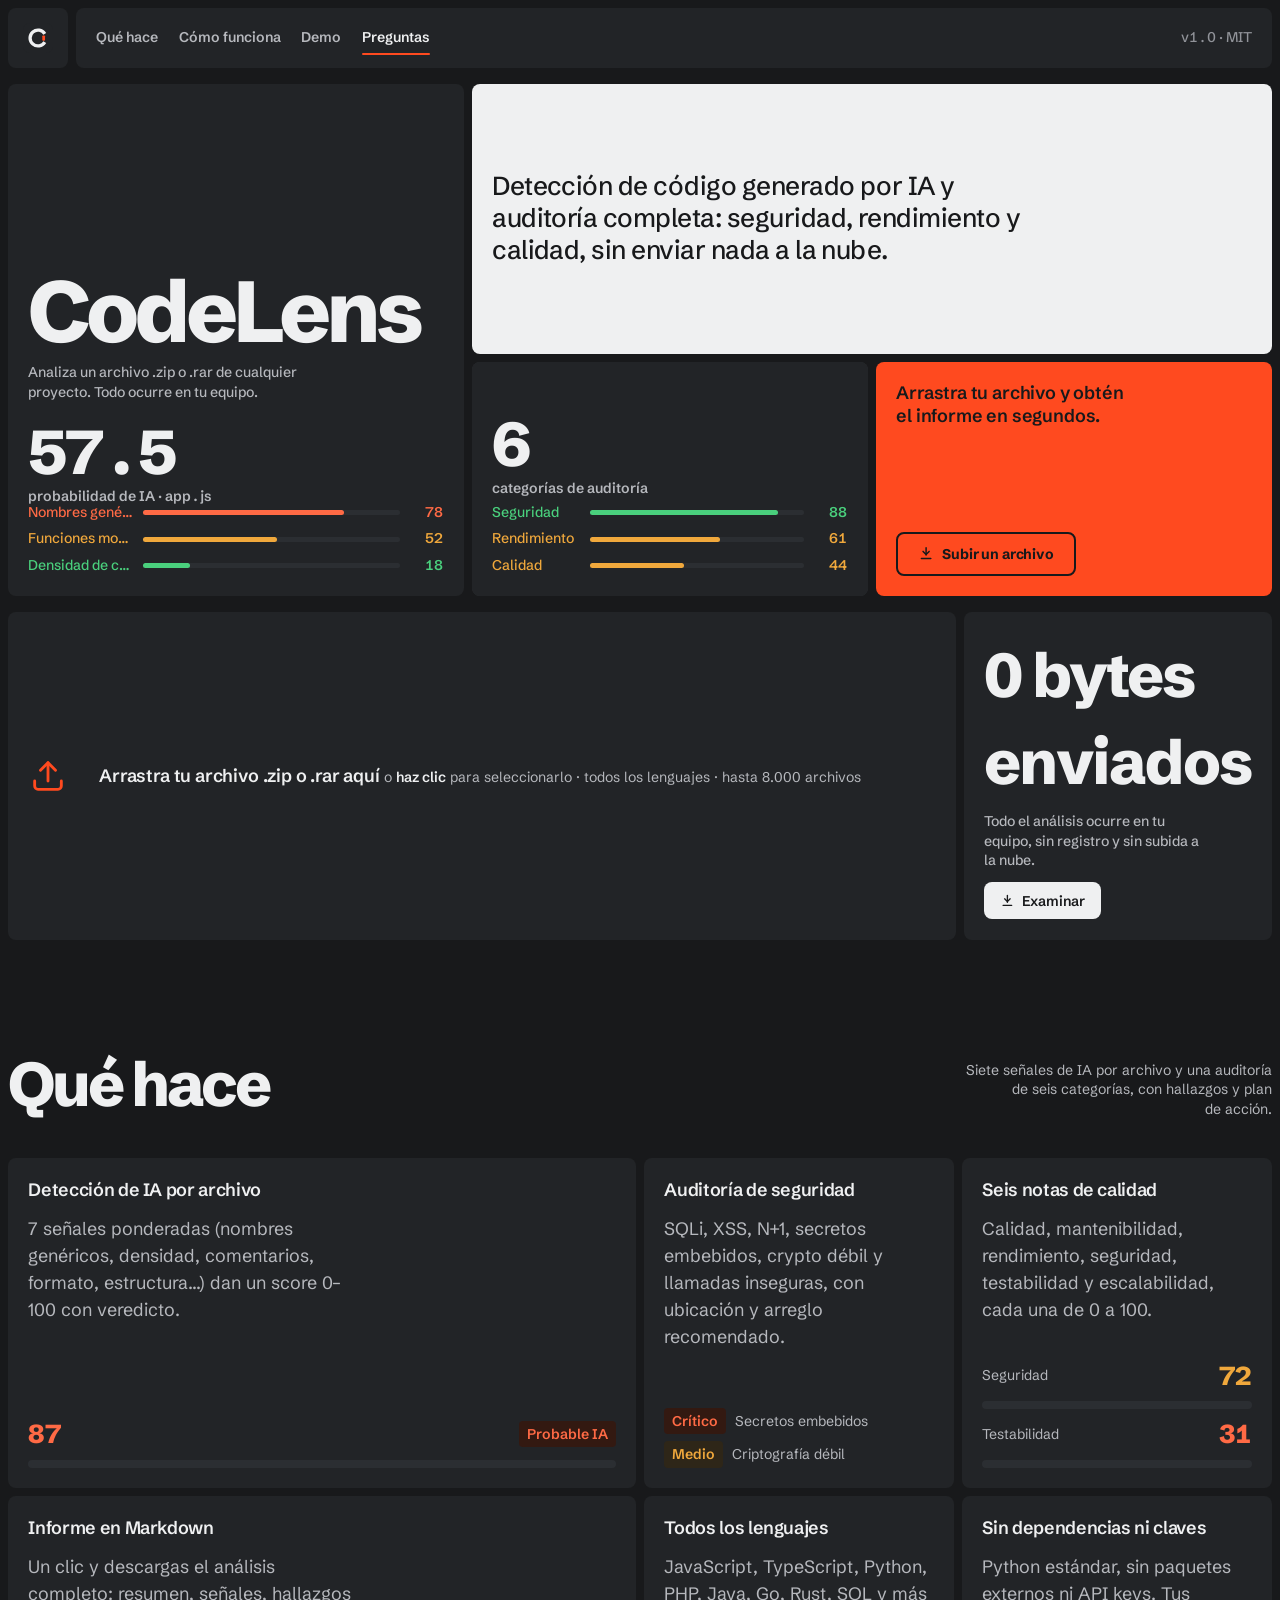
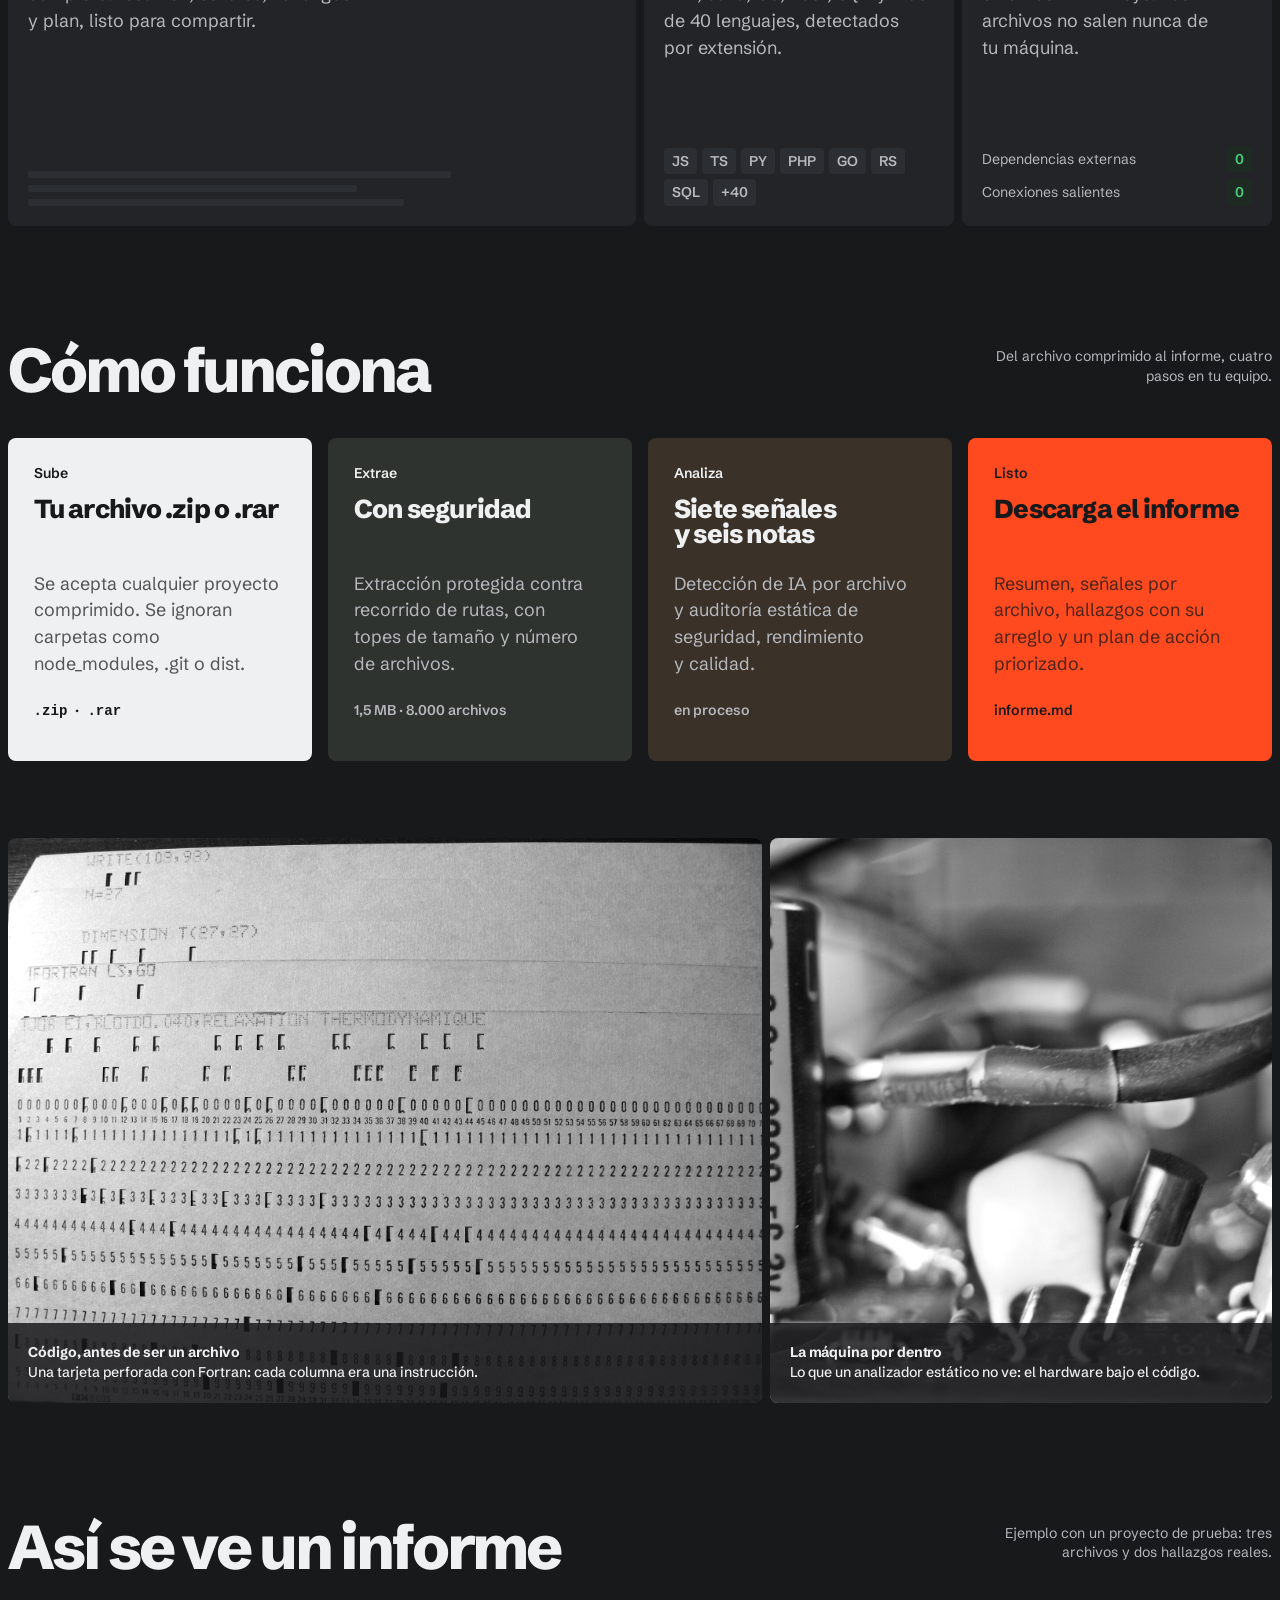
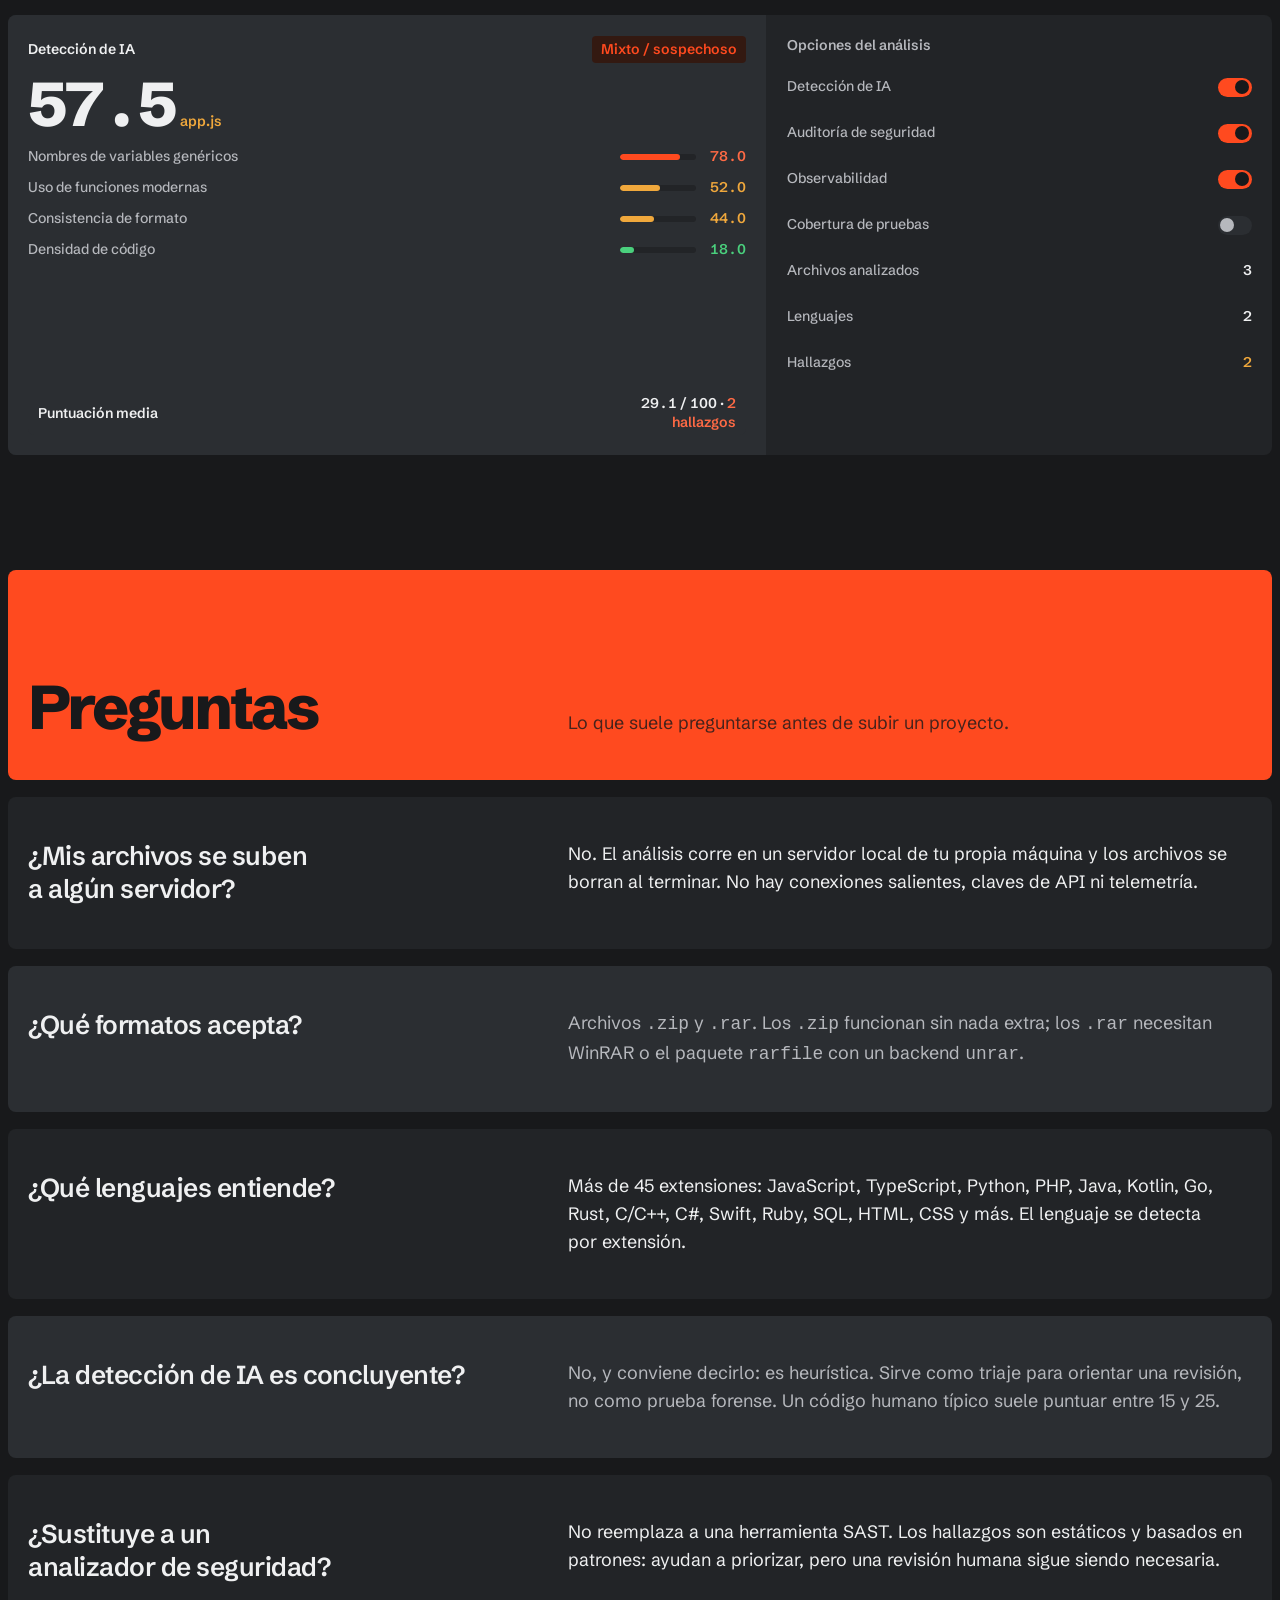
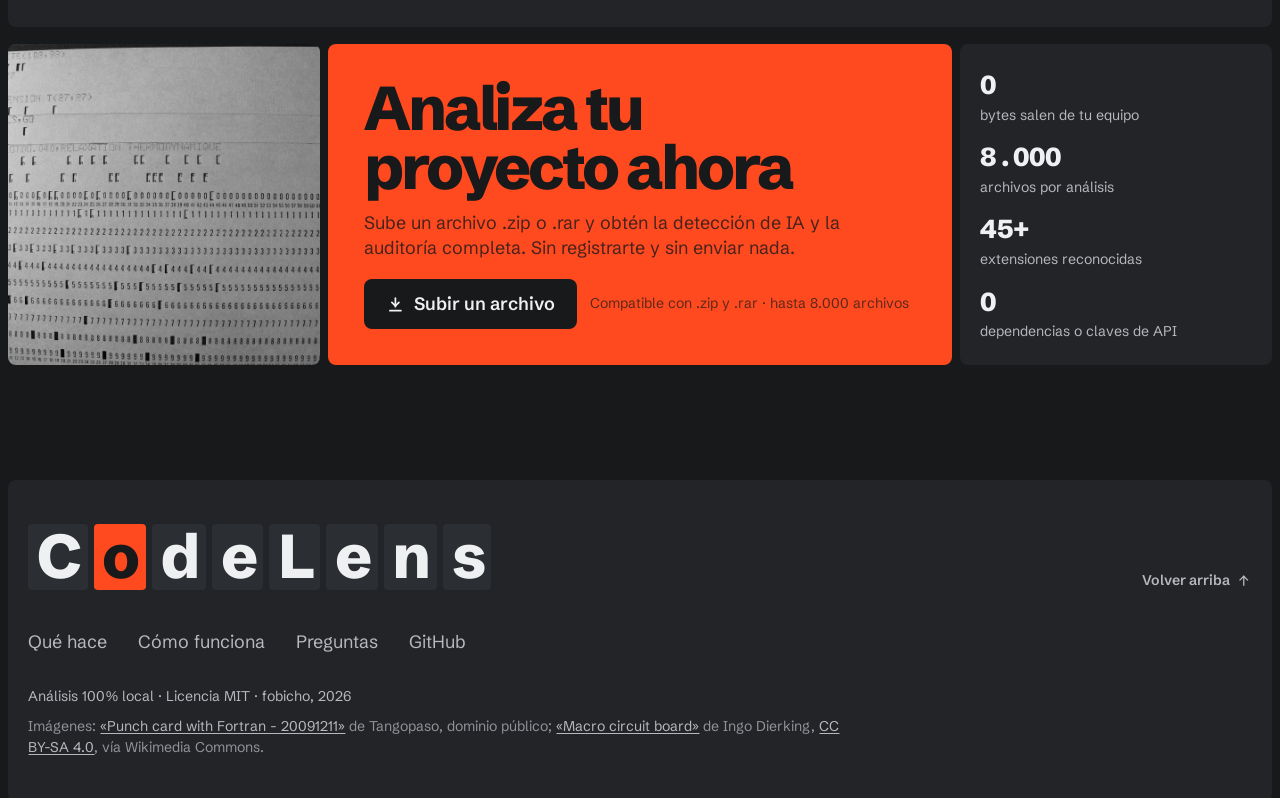
<file: index.html>
<!DOCTYPE html>
<html lang="es">
<head>
<meta http-equiv="Content-Type" content="text/html; charset=UTF-8">
<meta name="viewport" content="width=device-width, initial-scale=1.0">
<meta name="theme-color" content="#18191b">
<title>CodeLens</title>
<link rel="icon" type="image/svg+xml" href="icon.svg">
<link rel="apple-touch-icon" href="icon.svg">
<link rel="preconnect" href="https://fonts.googleapis.com">
<link rel="preconnect" href="https://fonts.gstatic.com" crossorigin>
<link href="https://fonts.googleapis.com/css2?family=Schibsted+Grotesk:wght@400;500;600;800&display=swap" rel="stylesheet">
<link rel="stylesheet" href="app.css">
</head>
<body class="no-js">
<script>document.documentElement.classList.remove('no-js');document.body.classList.remove('no-js');</script>
<header class="topbar">
  <div class="topbar-inner">
    <a class="mark-tile" href="#top" aria-label="CodeLens, ir al principio de la página"><img src="icon.svg" alt="" width="30" height="30"></a>
    <nav class="nav-tile" aria-label="Secciones">
      <a href="#features">Qué hace</a>
      <a href="#como-funciona">Cómo funciona</a>
      <a href="#demo">Demo</a>
      <a href="#preguntas">Preguntas</a>
      <span class="nav-version">v1.0 · MIT</span>
    </nav>
    <button class="topbar-action" type="button" aria-expanded="false" aria-controls="nav-panel" aria-label="Abrir menú de secciones">
      <svg class="ico-burger" width="22" height="22" viewBox="0 0 24 24" fill="none" stroke="currentColor" stroke-width="1.8" aria-hidden="true"><path d="M4 7h16M4 12h16M4 17h10" stroke-linecap="round"/></svg>
      <svg class="ico-close" width="22" height="22" viewBox="0 0 24 24" fill="none" stroke="currentColor" stroke-width="1.8" aria-hidden="true"><path d="M6 6l12 12M18 6L6 18" stroke-linecap="round"/></svg>
    </button>
  </div>
  <nav class="nav-panel" id="nav-panel" aria-label="Secciones">
    <div class="nav-panel-inner">
      <div class="nav-panel-list">
        <a href="#features">Qué hace <span>Detección y auditoría</span></a>
        <a href="#como-funciona">Cómo funciona <span>Los cuatro pasos</span></a>
        <a href="#demo">Demo <span>Informe de ejemplo</span></a>
        <a href="#preguntas">Preguntas <span>Uso y límites</span></a>
      </div>
    </div>
  </nav>
</header>
<div class="board">

  <section class="hero">
    <div class="tile tile-lead reveal">
      <h1 class="hero-name">CodeLens</h1>
      <p class="hero-lead">Analiza un archivo .zip o .rar de cualquier proyecto. Todo ocurre en tu equipo.</p>
      <!-- A crop of the product's own read-out, not a stock photograph. -->
      <div class="shot">
        <span class="shot-rev">57.5<small>probabilidad de IA · app.js</small></span>
        <div class="shot-sig">
          <div class="s-bad"><b>Nombres genéricos</b><i style="--w:78%"></i><u>78</u></div>
          <div class="s-warn"><b>Funciones modernas</b><i style="--w:52%"></i><u>52</u></div>
          <div class="s-ok"><b>Densidad de código</b><i style="--w:18%"></i><u>18</u></div>
        </div>
      </div>
    </div>
    <div class="tile tile-statement reveal" data-reveal-delay="2" id="uploadStatement">
      <p>Detección de código generado por IA y auditoría completa: seguridad, rendimiento y calidad, sin enviar nada a la nube.</p>
    </div>
    <div class="tile tile-shot reveal" data-reveal-delay="3">
      <div class="shot">
        <span class="shot-rev">6<small>categorías de auditoría</small></span>
        <div class="shot-sig">
          <div class="s-ok"><b>Seguridad</b><i style="--w:88%"></i><u>88</u></div>
          <div class="s-warn"><b>Rendimiento</b><i style="--w:61%"></i><u>61</u></div>
          <div class="s-warn"><b>Calidad</b><i style="--w:44%"></i><u>44</u></div>
        </div>
      </div>
    </div>
    <div class="tile tile-action reveal" data-reveal-delay="4">
      <span class="act-copy">Arrastra tu archivo y obtén el informe en segundos.</span>
      <button class="act-btn" type="button" data-jump-upload>
        <svg viewBox="0 0 24 24" fill="none" stroke="currentColor" stroke-width="2.2" stroke-linecap="round" stroke-linejoin="round"><path d="M12 4v11"/><path d="M7.5 9.5 12 14l4.5-4.5"/><path d="M5 20h14"/></svg>
        Subir un archivo
      </button>
    </div>
  </section>

  <section class="upload-row">
    <label class="upload-area" id="uploadArea">
      <input type="file" id="fileInput" accept=".zip,.rar" aria-label="Seleccionar archivo .zip o .rar">
      <svg class="upload-icon" viewBox="0 0 24 24" fill="none" stroke="currentColor" stroke-width="1.7" stroke-linecap="round" stroke-linejoin="round" aria-hidden="true">
        <path d="M12 15V4"/><path d="M7.5 8.5 12 4l4.5 4.5"/><path d="M4 15v3a2 2 0 0 0 2 2h12a2 2 0 0 0 2-2v-3"/>
      </svg>
      <span class="upload-copy">
        <span class="upload-text">Arrastra tu archivo .zip o .rar aquí</span>
        <span class="upload-hint">o <b>haz clic</b> para seleccionarlo · todos los lenguajes · hasta 8.000 archivos</span>
      </span>
    </label>
    <div class="upload-side">
      <span class="side-value">0&nbsp;bytes<br>enviados</span>
      <span class="side-label">Todo el análisis ocurre en tu equipo, sin registro y sin subida a la nube.</span>
      <button class="browse-btn" type="button" tabindex="-1" aria-hidden="true">
        <svg viewBox="0 0 24 24" fill="none" stroke="currentColor" stroke-width="2.2" stroke-linecap="round" stroke-linejoin="round"><path d="M12 4v11"/><path d="M7.5 9.5 12 14l4.5-4.5"/><path d="M5 20h14"/></svg>
        Examinar
      </button>
    </div>
  </section>

  <div class="progress-bar-container" id="progressContainer"><div class="progress-bar" id="progressBar"></div></div>
  <div class="loading-text" id="loadingText">Analizando… espera un momento</div>
  <div class="error-msg" id="errorMsg" role="alert"></div>

  <section class="sec" id="features">
    <div class="sec-head">
      <h2>Qué hace</h2>
      <p>Siete señales de IA por archivo y una auditoría de seis categorías, con hallazgos y plan de acción.</p>
    </div>
    <div class="feat-grid">
      <div class="feat reveal">
        <h3>Detección de IA por archivo</h3>
        <p>7 señales ponderadas (nombres genéricos, densidad, comentarios, formato, estructura…) dan un score 0–100 con veredicto.</p>
        <div class="feat-demo frag">
          <div class="frag-row" style="justify-content:space-between">
            <span class="frag-num c-bad">87</span>
            <span class="frag-pill c-bad" style="background:var(--bad-field)">Probable IA</span>
          </div>
          <div class="frag-track"><i class="t-bad" style="width:87%"></i></div>
        </div>
      </div>
      <div class="feat reveal" data-reveal-delay="1">
        <h3>Auditoría de seguridad</h3>
        <p>SQLi, XSS, N+1, secretos embebidos, crypto débil y llamadas inseguras, con ubicación y arreglo recomendado.</p>
        <div class="feat-demo frag">
          <div class="frag-row"><span class="frag-pill c-bad" style="background:var(--bad-field)">Crítico</span><span class="frag-label">Secretos embebidos</span></div>
          <div class="frag-row"><span class="frag-pill c-warn" style="background:var(--warn-field)">Medio</span><span class="frag-label">Criptografía débil</span></div>
        </div>
      </div>
      <div class="feat reveal" data-reveal-delay="2">
        <h3>Seis notas de calidad</h3>
        <p>Calidad, mantenibilidad, rendimiento, seguridad, testabilidad y escalabilidad, cada una de 0 a 100.</p>
        <div class="feat-demo frag">
          <div class="frag-row" style="justify-content:space-between"><span class="frag-label">Seguridad</span><span class="frag-num c-warn">72</span></div>
          <div class="frag-track"><i class="t-warn" style="width:72%"></i></div>
          <div class="frag-row" style="justify-content:space-between"><span class="frag-label">Testabilidad</span><span class="frag-num c-bad">31</span></div>
          <div class="frag-track"><i class="t-bad" style="width:31%"></i></div>
        </div>
      </div>
      <div class="feat reveal">
        <h3>Informe en Markdown</h3>
        <p>Un clic y descargas el análisis completo: resumen, señales, hallazgos y plan, listo para compartir.</p>
        <div class="feat-demo frag">
          <div class="frag-bar" style="width:72%"></div>
          <div class="frag-bar" style="width:56%"></div>
          <div class="frag-bar" style="width:64%"></div>
        </div>
      </div>
      <div class="feat reveal" data-reveal-delay="1">
        <h3>Todos los lenguajes</h3>
        <p>JavaScript, TypeScript, Python, PHP, Java, Go, Rust, SQL y más de 40 lenguajes, detectados por extensión.</p>
        <div class="feat-demo frag" style="flex-direction:row;flex-wrap:wrap;gap:5px">
          <span class="frag-pill" style="background:var(--surface-2);color:var(--muted)">JS</span>
          <span class="frag-pill" style="background:var(--surface-2);color:var(--muted)">TS</span>
          <span class="frag-pill" style="background:var(--surface-2);color:var(--muted)">PY</span>
          <span class="frag-pill" style="background:var(--surface-2);color:var(--muted)">PHP</span>
          <span class="frag-pill" style="background:var(--surface-2);color:var(--muted)">GO</span>
          <span class="frag-pill" style="background:var(--surface-2);color:var(--muted)">RS</span>
          <span class="frag-pill" style="background:var(--surface-2);color:var(--muted)">SQL</span>
          <span class="frag-pill" style="background:var(--surface-2);color:var(--muted)">+40</span>
        </div>
      </div>
      <div class="feat reveal" data-reveal-delay="2">
        <h3>Sin dependencias ni claves</h3>
        <p>Python estándar, sin paquetes externos ni API keys. Tus archivos no salen nunca de tu máquina.</p>
        <div class="feat-demo frag">
          <div class="frag-row" style="justify-content:space-between"><span class="frag-label">Dependencias externas</span><span class="frag-pill c-ok" style="background:var(--ok-field)">0</span></div>
          <div class="frag-row" style="justify-content:space-between"><span class="frag-label">Conexiones salientes</span><span class="frag-pill c-ok" style="background:var(--ok-field)">0</span></div>
        </div>
      </div>
    </div>
  </section>

  <section class="sec" id="como-funciona">
    <div class="sec-head">
      <h2>Cómo funciona</h2>
      <p>Del archivo comprimido al informe, cuatro pasos en tu equipo.</p>
    </div>
    <div class="steps">
      <div class="step-field sf-1 reveal">
        <span class="step-n">Sube</span>
        <h3>Tu archivo .zip o .rar</h3>
        <p>Se acepta cualquier proyecto comprimido. Se ignoran carpetas como node_modules, .git o dist.</p>
        <span class="step-mini"><code>.zip</code> · <code>.rar</code></span>
      </div>
      <div class="step-field sf-2 reveal" data-reveal-delay="1">
        <span class="step-n">Extrae</span>
        <h3>Con seguridad</h3>
        <p>Extracción protegida contra recorrido de rutas, con topes de tamaño y número de archivos.</p>
        <span class="step-mini">1,5&nbsp;MB · 8.000 archivos</span>
      </div>
      <div class="step-field sf-3 reveal" data-reveal-delay="2">
        <span class="step-n">Analiza</span>
        <h3>Siete señales y seis notas</h3>
        <p>Detección de IA por archivo y auditoría estática de seguridad, rendimiento y calidad.</p>
        <span class="step-mini">en proceso</span>
      </div>
      <div class="step-field sf-4 reveal" data-reveal-delay="3">
        <span class="step-n">Listo</span>
        <h3>Descarga el informe</h3>
        <p>Resumen, señales por archivo, hallazgos con su arreglo y un plan de acción priorizado.</p>
        <span class="step-mini">informe.md</span>
      </div>
    </div>
  </section>

  <section class="plate-band">
    <figure class="plate reveal">
      <img src="assets/punch-card-with-fortran-20091211.jpg" width="1920" height="1440" alt="Una tarjeta perforada IBM con una línea de Fortran, sujeta con cinta adhesiva" decoding="async">
      <figcaption class="plate-cap"><b>Código, antes de ser un archivo</b>Una tarjeta perforada con Fortran: cada columna era una instrucción.</figcaption>
    </figure>
    <figure class="plate reveal" data-reveal-delay="1">
      <img src="assets/macro-circuit-board.jpg" width="1920" height="1280" alt="Primer plano de una placa de circuito con condensadores y resistencias" loading="lazy" decoding="async">
      <figcaption class="plate-cap"><b>La máquina por dentro</b>Lo que un analizador estático no ve: el hardware bajo el código.</figcaption>
    </figure>
  </section>

  <section class="sec" id="demo" data-ui>
    <div class="sec-head">
      <h2>Así se ve un informe</h2>
      <p>Ejemplo con un proyecto de prueba: tres archivos y dos hallazgos reales.</p>
    </div>
    <div class="showcase-panel">
      <div class="ui-pane">
        <div class="ui-head">
          <span class="ui-title">Detección de IA</span>
          <span class="ui-badge ui-verdict">Mixto / sospechoso</span>
        </div>
        <div class="ui-score">
          <b>57.5</b><span class="c-warn">app.js</span>
        </div>
        <div class="ui-row"><span class="ui-name">Nombres de variables genéricos</span><div class="ui-track"><i class="t-bad" style="width:78%"></i></div><span class="ui-num c-bad">78.0</span></div>
        <div class="ui-row"><span class="ui-name">Uso de funciones modernas</span><div class="ui-track"><i class="t-warn" style="width:52%"></i></div><span class="ui-num c-warn">52.0</span></div>
        <div class="ui-row"><span class="ui-name">Consistencia de formato</span><div class="ui-track"><i class="t-warn" style="width:44%"></i></div><span class="ui-num c-warn">44.0</span></div>
        <div class="ui-row"><span class="ui-name">Densidad de código</span><div class="ui-track"><i class="t-ok" style="width:18%"></i></div><span class="ui-num c-ok">18.0</span></div>
        <!-- Totals row: set apart by tone, the way a real table footer is. -->
        <div class="ui-row ui-total">
          <span class="ui-name">Puntuación media</span><span class="ui-num" style="grid-column:2/4;text-align:right;color:var(--ink)">29.1 / 100 · <span class="c-bad">2 hallazgos</span></span>
        </div>
      </div>
      <div class="ctl-pane">
        <span class="ctl-title">Opciones del análisis</span>
        <div class="ctl-row"><span class="ctl-name">Detección de IA</span><span class="ctl-switch" role="presentation"></span></div>
        <div class="ctl-row"><span class="ctl-name">Auditoría de seguridad</span><span class="ctl-switch" role="presentation"></span></div>
        <div class="ctl-row"><span class="ctl-name">Observabilidad</span><span class="ctl-switch" role="presentation"></span></div>
        <div class="ctl-row"><span class="ctl-name">Cobertura de pruebas</span><span class="ctl-switch off" role="presentation"></span></div>
        <div class="ctl-row"><span class="ctl-name">Archivos analizados</span><span class="ctl-val">3</span></div>
        <div class="ctl-row"><span class="ctl-name">Lenguajes</span><span class="ctl-val">2</span></div>
        <div class="ctl-row"><span class="ctl-name">Hallazgos</span><span class="ctl-val c-warn">2</span></div>
      </div>
    </div>
  </section>

  <section class="sec" id="preguntas">
    <div class="faq-band fb-heading reveal">
      <h2>Preguntas</h2>
      <p style="color:rgba(24,25,27,0.8);max-width:44ch">Lo que suele preguntarse antes de subir un proyecto.</p>
    </div>
    <div class="faq-band fb-a reveal">
      <h3>¿Mis archivos se suben a algún servidor?</h3>
      <p>No. El análisis corre en un servidor local de tu propia máquina y los archivos se borran al terminar. No hay conexiones salientes, claves de API ni telemetría.</p>
    </div>
    <div class="faq-band fb-b reveal">
      <h3>¿Qué formatos acepta?</h3>
      <p>Archivos <code>.zip</code> y <code>.rar</code>. Los <code>.zip</code> funcionan sin nada extra; los <code>.rar</code> necesitan WinRAR o el paquete <code>rarfile</code> con un backend <code>unrar</code>.</p>
    </div>
    <div class="faq-band fb-a reveal">
      <h3>¿Qué lenguajes entiende?</h3>
      <p>Más de 45 extensiones: JavaScript, TypeScript, Python, PHP, Java, Kotlin, Go, Rust, C/C++, C#, Swift, Ruby, SQL, HTML, CSS y más. El lenguaje se detecta por extensión.</p>
    </div>
    <div class="faq-band fb-b reveal">
      <h3>¿La detección de IA es concluyente?</h3>
      <p>No, y conviene decirlo: es heurística. Sirve como triaje para orientar una revisión, no como prueba forense. Un código humano típico suele puntuar entre 15 y 25.</p>
    </div>
    <div class="faq-band fb-a reveal">
      <h3>¿Sustituye a un analizador de seguridad?</h3>
      <p>No reemplaza a una herramienta SAST. Los hallazgos son estáticos y basados en patrones: ayudan a priorizar, pero una revisión humana sigue siendo necesaria.</p>
    </div>
  </section>

  <section class="cta-row">
    <div class="cta-side reveal">
      <img src="assets/punch-card-with-fortran-20091211.jpg" alt="Detalle de las perforaciones de una tarjeta Fortran" width="1920" height="1440" loading="lazy" decoding="async">
    </div>
    <div class="cta-main reveal" data-reveal-delay="1">
      <h2>Analiza tu proyecto ahora</h2>
      <p>Sube un archivo .zip o .rar y obtén la detección de IA y la auditoría completa. Sin registrarte y sin enviar nada.</p>
      <div class="cta-actions">
        <button class="btn-primary" type="button" onclick="document.getElementById('uploadArea').scrollIntoView({block:'center'})">
          <svg viewBox="0 0 24 24" fill="none" stroke="currentColor" stroke-width="2.2" stroke-linecap="round" stroke-linejoin="round"><path d="M12 4v11"/><path d="M7.5 9.5 12 14l4.5-4.5"/><path d="M5 20h14"/></svg>
          Subir un archivo
        </button>
        <span class="cta-note">Compatible con .zip y .rar · hasta 8.000 archivos</span>
      </div>
    </div>
    <div class="cta-facts reveal" data-reveal-delay="2">
      <span class="cta-fact"><span class="cf-n">0</span><span class="cf-l">bytes salen de tu equipo</span></span>
      <span class="cta-fact"><span class="cf-n">8.000</span><span class="cf-l">archivos por análisis</span></span>
      <span class="cta-fact"><span class="cf-n">45+</span><span class="cf-l">extensiones reconocidas</span></span>
      <span class="cta-fact"><span class="cf-n">0</span><span class="cf-l">dependencias o claves de API</span></span>
    </div>
  </section>

  <footer class="footer-mark" id="pie">
    <div class="fmark-head">
      <div class="fmark-blocks" aria-hidden="true">
        <span>C</span>
        <span class="fm-accent">o</span>
        <span>d</span>
        <span>e</span>
        <span>L</span>
        <span>e</span>
        <span>n</span>
        <span>s</span>
      </div>
      <a class="fb-top" href="#top">Volver arriba
        <svg viewBox="0 0 24 24" fill="none" stroke="currentColor" stroke-width="2" stroke-linecap="round" stroke-linejoin="round" aria-hidden="true"><path d="M12 19V5"/><path d="M6 11l6-6 6 6"/></svg>
      </a>
    </div>
    <nav class="footer-links" aria-label="Enlaces del pie">
      <a href="#features">Qué hace</a>
      <a href="#como-funciona">Cómo funciona</a>
      <a href="#preguntas">Preguntas</a>
      <a href="https://github.com/fobicho/CodeLens" target="_blank" rel="noopener">GitHub</a>
    </nav>
    <p class="footer-legal">Análisis 100% local · Licencia MIT · fobicho, 2026</p>
    <p class="footer-credits">
      Imágenes: <a href="https://commons.wikimedia.org/wiki/File:Punch_card_with_Fortran_-_20091211.jpg" target="_blank" rel="noopener">«Punch card with Fortran - 20091211»</a> de Tangopaso, dominio público; <a href="https://commons.wikimedia.org/wiki/File:Macro_circuit_board.JPG" target="_blank" rel="noopener">«Macro circuit board»</a> de Ingo Dierking, <a href="https://creativecommons.org/licenses/by-sa/4.0" target="_blank" rel="noopener">CC BY-SA 4.0</a>, vía Wikimedia Commons.
    </p>
  </footer>

</div>

<script>
const uploadArea = document.getElementById('uploadArea');
const fileInput = document.getElementById('fileInput');
const progressContainer = document.getElementById('progressContainer');
const progressBar = document.getElementById('progressBar');
const loadingText = document.getElementById('loadingText');
const errorMsg = document.getElementById('errorMsg');
const prefersReduced = window.matchMedia('(prefers-reduced-motion: reduce)');

['dragenter', 'dragover'].forEach(evt => {
  uploadArea.addEventListener(evt, e => { e.preventDefault(); uploadArea.classList.add('dragover'); });
});
['dragleave', 'drop'].forEach(evt => {
  uploadArea.addEventListener(evt, e => { e.preventDefault(); uploadArea.classList.remove('dragover'); });
});
uploadArea.addEventListener('drop', e => {
  const file = e.dataTransfer && e.dataTransfer.files && e.dataTransfer.files[0];
  if (file) handleFile(file);
});
fileInput.addEventListener('change', () => {
  if (fileInput.files[0]) handleFile(fileInput.files[0]);
});
/* The hero's primary button: scroll to the dropzone and open the picker. */
document.querySelectorAll('[data-jump-upload]').forEach(btn => {
  btn.addEventListener('click', () => {
    uploadArea.scrollIntoView({ block: 'center', behavior: 'smooth' });
    fileInput.click();
  });
});

/* The landing page does one job: take a file and hand off to the report.
   The report itself lives on its own page, so nothing is ever appended below
   this page. The analysis runs here, the server keeps the result under a
   token, and the browser navigates to report.html with that token. */
function handleFile(file) {
  const name = file.name.toLowerCase();
  if (!name.endsWith('.zip') && !name.endsWith('.rar')) {
    showError('Sube un archivo .zip o .rar.');
    return;
  }
  errorMsg.style.display = 'none';
  progressContainer.style.display = 'block';
  loadingText.style.display = 'flex';
  setProgress(0);
  loadingText.textContent = 'Subiendo\u2026';

  const xhr = new XMLHttpRequest();
  xhr.open('POST', '/analyze?filename=' + encodeURIComponent(file.name));
  xhr.setRequestHeader('Content-Type', 'application/octet-stream');
  xhr.setRequestHeader('X-CodeLens', '1');

  xhr.upload.addEventListener('progress', e => {
    if (e.lengthComputable) setProgress(e.loaded / e.total * 0.3);
  });

  xhr.addEventListener('load', () => {
    setProgress(0.3);
    loadingText.textContent = 'Analizando\u2026 espera un momento';
    progressContainer.classList.add('analyzing');
    if (xhr.status >= 500) { fail('Error del servidor. Inténtalo de nuevo.'); return; }
    let data;
    try { data = JSON.parse(xhr.responseText); }
    catch (e) { fail('No se pudo interpretar la respuesta del servidor: ' + e.message); return; }
    if (data.error) { fail(data.error); return; }
    if (!data.report_id) { fail('El servidor no devolvió un identificador de informe.'); return; }
    setProgress(1);
    loadingText.textContent = 'Abriendo el informe\u2026';
    location.assign('report.html?id=' + encodeURIComponent(data.report_id));
  });

  xhr.addEventListener('error', () => fail('La subida falló. Comprueba tu conexión e inténtalo de nuevo.'));
  xhr.send(file);
}

function fail(msg) {
  progressContainer.classList.remove('analyzing');
  progressContainer.style.display = 'none';
  loadingText.style.display = 'none';
  showError(msg);
}

function setProgress(fraction) {
  progressBar.style.setProperty('--p', Math.max(0, Math.min(1, fraction)));
}

function escapeHtml(s) {
  const d = document.createElement('div');
  d.textContent = s == null ? '' : s;
  return d.innerHTML;
}

function showError(msg) {
  errorMsg.innerHTML = escapeHtml(msg);
  errorMsg.style.display = 'block';
}

/* ---- Motion: staggered entrance for every section ---- */
(function () {
  const items = document.querySelectorAll('.reveal');
  if (!('IntersectionObserver' in window) || prefersReduced.matches) {
    items.forEach(el => el.classList.add('in'));
    return;
  }
  const io = new IntersectionObserver((entries) => {
    for (const entry of entries) {
      if (!entry.isIntersecting) continue;
      const el = entry.target;
      const delay = Number(el.dataset.revealDelay || 0) * 70;
      setTimeout(() => el.classList.add('in'), delay);
      io.unobserve(el);
    }
  }, { rootMargin: '0px 0px -8% 0px', threshold: 0.08 });
  items.forEach(el => io.observe(el));
  window.addEventListener('load', () => setTimeout(() => {
    items.forEach(el => { const r = el.getBoundingClientRect(); if (r.top < innerHeight && r.bottom > 0) el.classList.add('in'); });
  }, 2200));
})();

/* ---- Top bar: mobile link panel, current-section mark, scrolled tone ---- */
(function () {
  const toggle = document.querySelector('.topbar-action');
  const panel = document.getElementById('nav-panel');
  const bar = document.querySelector('.topbar');
  if (!toggle || !panel || !bar) return;

  /* The open state lives on the header as a class, which drives both the
     height animation and the per-row stagger. `hidden` is not usable here:
     it would cut the closing transition short. */
  function setOpen(open) {
    toggle.setAttribute('aria-expanded', open ? 'true' : 'false');
    bar.classList.toggle('open', open);
  }
  function isOpen() { return bar.classList.contains('open'); }
  toggle.addEventListener('click', () => setOpen(!isOpen()));
  /* A link inside the panel has to close it before the browser resolves the
     jump. Closing animates the panel's height from its real height to zero,
     which lifts everything below it by that much; if the scroll is computed
     first it aims at where the target used to be and lands the heading behind
     the bar. Suppress the default jump, collapse, then scroll once the layout
     has settled. */
  panel.addEventListener('click', e => {
    const a = e.target.closest('a');
    if (!a) return;
    const id = a.getAttribute('href');
    const target = id && id.charAt(0) === '#' ? document.querySelector(id) : null;
    if (!target) { setOpen(false); return; }
    e.preventDefault();
    setOpen(false);
    /* The collapse is a 250ms height transition, so the layout is still
       moving for the whole of it. Waiting a fixed number of frames lands the
       scroll mid-flight and the heading ends up behind the bar; waiting for
       the transition to actually end means the jump is measured against the
       final layout. A timeout guards the case where no transition fires
       (reduced motion, or the panel was already closed). */
    let settled = false;
    const jump = () => {
      if (settled) return;
      settled = true;
      panel.removeEventListener('transitionend', onEnd);
      target.scrollIntoView({ block: 'start' });
      history.replaceState(null, '', id);
    };
    const onEnd = ev => { if (ev.target === panel && ev.propertyName === 'grid-template-rows') jump(); };
    panel.addEventListener('transitionend', onEnd);
    setTimeout(jump, 400);
  });
  document.addEventListener('keydown', e => { if (e.key === 'Escape') setOpen(false); });
  document.addEventListener('click', e => {
    if (!isOpen()) return;
    if (!bar.contains(e.target)) setOpen(false);
  });
  /* Leaving the mobile breakpoint must not leave a stale open state behind. */
  matchMedia('(min-width: 761px)').addEventListener('change', ev => { if (ev.matches) setOpen(false); });

  /* Scrolled tone: the bar only gains its denser surface once the page has
     actually moved, so it sits flush against the hero at rest. */
  function onScroll() { document.body.classList.toggle('scrolled', scrollY > 12); }
  addEventListener('scroll', onScroll, { passive: true });
  onScroll();

  /* Current section: mark the link whose section owns the reading position.
     The line sits just under the bar's midpoint, which is where a reader's
     eye rests when deciding where they are. */
  const links = [...document.querySelectorAll('.nav-tile a, .nav-panel a')];
  const targets = links
    .map(a => ({ a, el: document.querySelector(a.getAttribute('href')) }))
    .filter(t => t.el);
  if (!targets.length) return;

  function mark(id) {
    links.forEach(a => {
      const on = a.getAttribute('href') === '#' + id;
      if (on) a.setAttribute('aria-current', 'true');
      else a.removeAttribute('aria-current');
    });
  }

  if (!('IntersectionObserver' in window)) return;
  const visible = new Set();
  const spy = new IntersectionObserver(entries => {
    for (const e of entries) {
      if (e.isIntersecting) visible.add(e.target.id); else visible.delete(e.target.id);
    }
    const first = targets.find(t => visible.has(t.el.id));
    if (first) mark(first.el.id);
  }, { rootMargin: '-72px 0px -55% 0px', threshold: 0 });
  targets.forEach(t => spy.observe(t.el));
})();
</script>
</body>
</html>
</file>
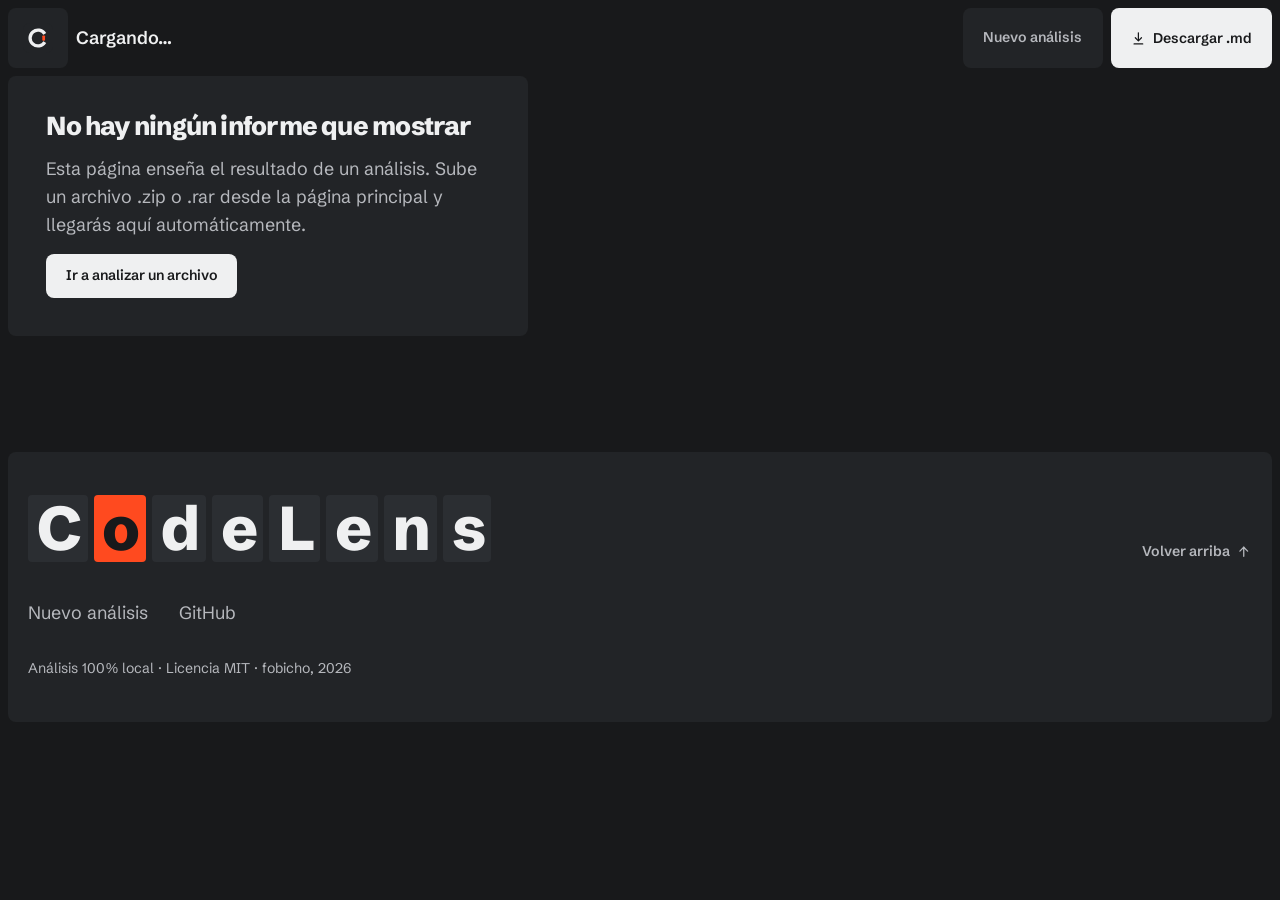
<file: report.html>
<!DOCTYPE html>
<html lang="es">
<head>
<meta http-equiv="Content-Type" content="text/html; charset=UTF-8">
<meta name="viewport" content="width=device-width, initial-scale=1.0">
<meta name="theme-color" content="#18191b">
<meta name="robots" content="noindex">
<title>Informe y auditoría</title>
<link rel="icon" type="image/svg+xml" href="icon.svg">
<link rel="apple-touch-icon" href="icon.svg">
<link rel="preconnect" href="https://fonts.googleapis.com">
<link rel="preconnect" href="https://fonts.gstatic.com" crossorigin>
<link href="https://fonts.googleapis.com/css2?family=Schibsted+Grotesk:wght@400;500;600;800&display=swap" rel="stylesheet">
<link rel="stylesheet" href="app.css">
<style>
  /* Page-specific only: the report's own top bar. Everything else comes from
     app.css, which the landing page links too, so the two cannot drift. */

  /* The bar here carries the report's identity on the left and its two actions
     on the right, so it needs a third track the landing bar does not have. */
  .report-bar { grid-template-columns: 60px 1fr auto; }
  .report-id { display: flex; flex-direction: column; justify-content: center; min-width: 0; }
  .report-source {
    font-size: var(--step-body); font-weight: 600; color: var(--ink);
    line-height: 1.3;
    white-space: nowrap; overflow: hidden; text-overflow: ellipsis;
  }
  /* The one-line summary under the name: what the analysis concluded, said
     with the numbers it concluded it from. */
  .report-meta {
    font-size: var(--step-small); font-weight: 500; color: var(--muted);
    line-height: 1.3; white-space: nowrap; overflow: hidden; text-overflow: ellipsis;
  }
  .report-actions { display: flex; align-items: center; gap: var(--gap); }

  .rep-btn {
    display: inline-flex; align-items: center; gap: 0.45em;
    height: var(--bar-h); padding: 0 var(--tile-pad);
    background: var(--surface); border: none; border-radius: var(--r);
    color: var(--muted); font-family: var(--font); font-size: var(--step-small);
    font-weight: 600; text-decoration: none; cursor: pointer; white-space: nowrap;
    transition: background-color var(--d-fast) var(--ease-out), color var(--d-fast) var(--ease-out);
  }
  .rep-btn:hover { background: var(--surface-2); color: var(--ink); }
  .rep-btn svg { width: 1.05em; height: 1.05em; flex: none; }
  .rep-btn-primary { background: var(--ink); color: var(--bg); }
  .rep-btn-primary:hover { background: var(--accent); color: var(--accent-ink); }

  /* The report is the whole page, so it does not need the landing's generous
     opening gap under the bar. */
  #results { margin-top: var(--gap-loose); }

  /* Narrow: the identity line drops under the mark and the two actions take a
     full row of their own, so neither is squeezed. */
  @media (max-width: 760px) {
    .report-bar {
      grid-template-columns: 52px 1fr;
      grid-template-rows: auto auto;
      row-gap: var(--gap);
    }
    .report-actions { grid-column: 1 / -1; }
    .rep-btn { flex: 1; justify-content: center; }
    /* The summary wraps instead of truncating: losing its right-hand end is
       what hid how many files were flagged. */
    .report-meta { white-space: normal; }
  }
  @media (max-width: 420px) {
    .report-source { font-size: var(--step-small); }
  }

  /* Placeholder shown while the analysis is being fetched, and the state that
     stands in when the token is gone (evicted, or the server was restarted). */
  .report-state {
    display: flex; flex-direction: column; align-items: flex-start;
    gap: 1rem; max-width: 52ch;
    background: var(--surface); border-radius: var(--r);
    padding: clamp(26px, 3vw, 42px);
  }
  .report-state h1 { font-size: var(--step-lead); font-weight: 800; letter-spacing: -0.03em; }
  .report-state p { font-size: var(--step-body); color: var(--muted); line-height: 1.55; }
  .report-state .rep-btn { height: auto; padding: 0.75rem 1.2rem; background: var(--ink); color: var(--bg); }
  .report-state .rep-btn:hover { background: var(--accent); color: var(--accent-ink); }
</style>
</head>
<body class="no-js">
<script>document.documentElement.classList.remove('no-js');document.body.classList.remove('no-js');</script>

<header class="topbar">
  <div class="topbar-inner report-bar">
    <a class="mark-tile" href="index.html" aria-label="CodeLens, volver al inicio">
      <img src="icon.svg" alt="" width="30" height="30">
    </a>
    <div class="report-id">
      <span class="report-source" id="reportSource">Cargando…</span>
      <span class="report-meta" id="reportMeta"></span>
    </div>
    <div class="report-actions">
      <a class="rep-btn" href="index.html">Nuevo análisis</a>
      <button class="rep-btn rep-btn-primary" id="downloadBtn" type="button" title="Descargar el análisis completo en Markdown">
        <svg viewBox="0 0 24 24" fill="none" stroke="currentColor" stroke-width="2" stroke-linecap="round" stroke-linejoin="round" aria-hidden="true"><path d="M12 3v12"/><path d="M7 11l5 5 5-5"/><path d="M5 21h14"/></svg>
        Descargar .md
      </button>
    </div>
  </div>
</header>

<div class="board">

  <div class="report-state" id="reportState">
    <h1 id="stateTitle">Cargando el informe…</h1>
    <p id="stateText">Un momento.</p>
  </div>

  <div id="results">
    <div class="verdict red" id="verdictPanel">
      <div class="ring">
        <svg class="ring-svg" viewBox="0 0 120 120" aria-hidden="true">
          <circle class="ring-track" cx="60" cy="60" r="52"></circle>
          <circle class="ring-value" id="ringValue" cx="60" cy="60" r="52"></circle>
        </svg>
        <div class="ring-num"><span id="verdictScore">0</span><small>/100</small></div>
      </div>
      <div class="verdict-copy">
        <div class="verdict-label">Veredicto</div>
        <div class="verdict-value" id="verdictValue"></div>
        <div class="verdict-sub" id="verdictSub"></div>
      </div>
    </div>

    <div class="stats" id="statsGrid"></div>
    <p class="truncation-note" id="truncationNote" hidden></p>

    <div class="tabs" id="tabs">
      <button class="tab-btn active" type="button" aria-pressed="true" onclick="switchTab('ai', event)"><svg class="icon" viewBox="0 0 24 24" fill="none" stroke="currentColor" stroke-width="2" stroke-linecap="round" stroke-linejoin="round" aria-hidden="true"><circle cx="11" cy="11" r="7"/><line x1="21" y1="21" x2="16.65" y2="16.65"/></svg>Detección de IA</button>
      <button class="tab-btn" type="button" aria-pressed="false" onclick="switchTab('audit', event)"><svg class="icon" viewBox="0 0 24 24" fill="none" stroke="currentColor" stroke-width="2" stroke-linecap="round" stroke-linejoin="round" aria-hidden="true"><path d="M12 3l7 3v5c0 4.4-3 7.9-7 10-4-2.1-7-5.6-7-10V6z"/></svg>Auditoría del código</button>
    </div>

    <div id="tab-ai" class="tab-content active">
      <div class="toggle-section" style="margin-top:0;">
        <button class="toggle-btn" type="button" aria-pressed="false" onclick="showFiles('green', event)"><svg class="dot" viewBox="0 0 12 12" aria-hidden="true"><circle cx="6" cy="6" r="5" fill="#4ad07d"/></svg>Limpio</button>
        <button class="toggle-btn" type="button" aria-pressed="false" onclick="showFiles('amber', event)"><svg class="dot" viewBox="0 0 12 12" aria-hidden="true"><circle cx="6" cy="6" r="5" fill="#f0a83c"/></svg>Sospechoso</button>
        <button class="toggle-btn" type="button" aria-pressed="false" onclick="showFiles('red', event)"><svg class="dot" viewBox="0 0 12 12" aria-hidden="true"><circle cx="6" cy="6" r="5" fill="#ff4a1f"/></svg>Probable IA</button>
        <button class="toggle-btn active" type="button" aria-pressed="true" onclick="showFiles('all', event)">Todos los archivos</button>
      </div>
      <div id="fileCountLabel"></div>
      <div class="file-list" id="fileList"></div>
    </div>

    <div id="tab-audit" class="tab-content">
      <h2 class="section-h"><svg class="icon" viewBox="0 0 24 24" fill="none" stroke="currentColor" stroke-width="2" stroke-linecap="round" stroke-linejoin="round" aria-hidden="true"><line x1="6" y1="20" x2="6" y2="11"/><line x1="12" y1="20" x2="12" y2="5"/><line x1="18" y1="20" x2="18" y2="14"/></svg>Resumen ejecutivo</h2>
      <div class="audit-scores" id="auditScores"></div>

      <h2 class="section-h"><svg class="icon" viewBox="0 0 24 24" fill="none" stroke="currentColor" stroke-width="2" stroke-linecap="round" stroke-linejoin="round" aria-hidden="true"><path d="M3 21h18"/><path d="M5 21V8l7-5 7 5v13"/><path d="M9 21v-6h6v6"/></svg>Revisión de arquitectura</h2>
      <div class="arch-review" id="archReview"></div>

      <h2 class="section-h"><svg class="icon" viewBox="0 0 24 24" fill="none" stroke="currentColor" stroke-width="2" stroke-linecap="round" stroke-linejoin="round" aria-hidden="true"><path d="M12 4l9 16H3z"/><line x1="12" y1="10" x2="12" y2="14"/><line x1="12" y1="17" x2="12" y2="17"/></svg>Hallazgos (<span id="findingCount">0</span>)</h2>
      <div id="findingsList"></div>

      <h2 class="section-h"><svg class="icon" viewBox="0 0 24 24" fill="none" stroke="currentColor" stroke-width="2" stroke-linecap="round" stroke-linejoin="round" aria-hidden="true"><line x1="9" y1="6" x2="20" y2="6"/><line x1="9" y1="12" x2="20" y2="12"/><line x1="9" y1="18" x2="20" y2="18"/><line x1="4" y1="6" x2="4" y2="6"/><line x1="4" y1="12" x2="4" y2="12"/><line x1="4" y1="18" x2="4" y2="18"/></svg>Plan de acción priorizado</h2>
      <div style="overflow-x:auto;">
        <table class="action-table" id="actionTable"></table>
      </div>
    </div>
  </div>

  <footer class="footer-mark">
    <div class="fmark-head">
      <div class="fmark-blocks" aria-hidden="true">
        <span>C</span>
        <span class="fm-accent">o</span>
        <span>d</span>
        <span>e</span>
        <span>L</span>
        <span>e</span>
        <span>n</span>
        <span>s</span>
      </div>
      <a class="fb-top" href="#top">Volver arriba
        <svg viewBox="0 0 24 24" fill="none" stroke="currentColor" stroke-width="2" stroke-linecap="round" stroke-linejoin="round" aria-hidden="true"><path d="M12 19V5"/><path d="M6 11l6-6 6 6"/></svg>
      </a>
    </div>
    <nav class="footer-links" aria-label="Enlaces del pie">
      <a href="index.html">Nuevo análisis</a>
      <a href="https://github.com/fobicho/CodeLens" target="_blank" rel="noopener">GitHub</a>
    </nav>
    <p class="footer-legal">Análisis 100% local · Licencia MIT · fobicho, 2026</p>
  </footer>
</div>

<script>
const results = document.getElementById('results');
const reportState = document.getElementById('reportState');
const downloadBtn = document.getElementById('downloadBtn');
const prefersReduced = window.matchMedia('(prefers-reduced-motion: reduce)');

let currentFilter = 'all';
let currentResult = null;

/* ============================ Loading ============================
   The landing page posts the archive and hands off with a token; this page
   asks the server for the analysis that token points at. Nothing is stored in
   the browser, so a reload re-reads the same analysis instead of losing it. */
function state(title, text, action) {
  document.getElementById('stateTitle').textContent = title;
  document.getElementById('stateText').textContent = text;
  reportState.querySelectorAll('.rep-btn').forEach(b => b.remove());
  if (action) {
    const a = document.createElement('a');
    a.className = 'rep-btn';
    a.href = action.href;
    a.textContent = action.label;
    reportState.appendChild(a);
  }
}

function load() {
  const id = new URLSearchParams(location.search).get('id');
  if (!id) {
    state('No hay ningún informe que mostrar',
      'Esta página enseña el resultado de un análisis. Sube un archivo .zip o .rar desde la página principal y llegarás aquí automáticamente.',
      { href: 'index.html', label: 'Ir a analizar un archivo' });
    return;
  }
  fetch('/report?id=' + encodeURIComponent(id))
    .then(r => r.json().then(body => ({ ok: r.ok, body })))
    .then(({ ok, body }) => {
      if (!ok || body.error) {
        state('El informe ya no está disponible',
          body.error || 'El servidor ha descartado este análisis. Vuelve a subir el archivo para generarlo otra vez.',
          { href: 'index.html', label: 'Analizar de nuevo' });
        return;
      }
      render(body);
    })
    .catch(() => {
      state('No se pudo cargar el informe',
        'No hubo respuesta del servidor. Comprueba que sigue en ejecución e inténtalo de nuevo.',
        { href: 'index.html', label: 'Volver al inicio' });
    });
}

function render(data) {
  currentResult = data;
  reportState.style.display = 'none';
  results.classList.add('show');
  /* The tab keeps the page's own name; the archive is already in the bar. */
  document.getElementById('reportSource').textContent = data.source_name || 'análisis';
  document.getElementById('reportMeta').textContent =
    data.verdict + ' · ' + data.avg_score + '/100 · ' +
    data.total_files + ' archivos · ' + data.files_above_threshold + ' marcados';

  const panel = document.getElementById('verdictPanel');
  panel.className = 'verdict ' + (data.verdict_color === '#22c55e' ? 'green' : data.verdict_color === '#f59e0b' ? 'yellow' : 'red');
  document.getElementById('verdictValue').textContent = data.verdict;
  document.getElementById('verdictSub').textContent =
    data.files_above_threshold + ' de ' + data.total_files + ' archivos marcados (\u2265 80)';
  setRing(data.avg_score);

  const note = document.getElementById('truncationNote');
  note.hidden = !data.truncated;
  if (data.truncated) {
    note.textContent = 'El archivo supera el límite de ' + data.max_files +
      ' archivos fuente: este informe cubre los primeros ' + data.total_files +
      ' que se encontraron, no el repositorio completo.';
  }

  const stats = document.getElementById('statsGrid');
  stats.innerHTML = '';
  const statsData = [
    { to: data.total_files, label: 'ARCHIVOS ANALIZADOS', dec: 0 },
    { to: data.files_above_threshold, label: 'ARCHIVOS MARCADOS', dec: 0 },
    { to: data.avg_score, label: 'PUNTUACIÓN MEDIA', dec: 1 },
    { text: data.min_score + '\u2013' + data.max_score, label: 'RANGO DE PUNTUACIÓN' },
  ];
  statsData.forEach((item, i) => {
    const div = document.createElement('div');
    div.className = 'stat-box';
    div.innerHTML = '<div class="stat-value"></div><div class="stat-label">' + item.label + '</div>';
    stats.appendChild(div);
    const valueEl = div.querySelector('.stat-value');
    if (item.text !== undefined) valueEl.textContent = item.text;
    else animateCount(valueEl, item.to, item.dec, 650 + i * 90);
  });

  renderFileList(data);
  if (data.audit) renderAudit(data.audit);
}

/* ============================ Rendering ============================ */
function getScoreClass(score) { return score >= 80 ? 'red' : score >= 30 ? 'amber' : 'green'; }

const SEV_CLASS = { 'Crítico': 'critical', 'Alto': 'high', 'Medio': 'medium', 'Bajo': 'low' };
const SEV_ORDER = { 'Crítico': 0, 'Alto': 1, 'Medio': 2, 'Bajo': 3 };
function sevClass(sev) { return SEV_CLASS[sev] || 'low'; }
function impactClass(imp) {
  return (imp === 'Crítico' || imp === 'Alto') ? 'action-impact-high' : imp === 'Medio' ? 'action-impact-medium' : 'action-impact-low';
}

/* ============================ Findings ============================
   One card per distinct fix, not one card per file. Forty silent catches in
   forty files are one finding with forty pieces of evidence; printing the
   same paragraph forty times is what made the section read as machine-written
   and hid the only thing that matters, which is where it happens. */
const MAX_EVIDENCE = 12;

function groupFindings(list) {
  const byKey = new Map();
  for (const f of list) {
    const key = f.category + '\u0000' + f.recommendation;
    let g = byKey.get(key);
    if (!g) {
      g = {
        category: f.category, severity: f.severity, confidence: f.confidence,
        explanation: f.explanation, impact: f.estimated_impact,
        recommendation: f.recommendation, fixes: new Map(), items: []
      };
      byKey.set(key, g);
    }
    if ((SEV_ORDER[f.severity] ?? 4) < (SEV_ORDER[g.severity] ?? 4)) g.severity = f.severity;
    if (f.confidence === 'Baja' || (f.confidence === 'Media' && g.confidence === 'Alta')) g.confidence = f.confidence;
    /* The same advice needs a different line of code per language, so the fix
       block lists one per language instead of borrowing the first file's. */
    if (f.snippet && !g.fixes.has(f.snippet)) g.fixes.set(f.snippet, f.language_tag || '');
    g.items.push(f);
  }
  return [...byKey.values()].sort((a, b) => (SEV_ORDER[a.severity] ?? 4) - (SEV_ORDER[b.severity] ?? 4));
}

function findingCard(g) {
  let meta = g.items.length > 1 ? g.items.length + ' casos' : '';
  /* A confidence chip that always reads "Alta" is decoration, so it only
     appears when the group is actually less certain than that. */
  if (g.confidence && g.confidence !== 'Alta') meta += (meta ? ' · ' : '') + 'confianza ' + g.confidence.toLowerCase();

  let ev = g.items.slice(0, MAX_EVIDENCE).map(i =>
    '<li><span class="finding-loc">' + escapeHtml(i.location) + '</span>' +
    (i.evidence ? '<span class="finding-detail' + (i.evidence_code ? ' code' : '') + '">' +
      escapeHtml(i.evidence) + '</span>' : '') +
    '</li>').join('');
  if (g.items.length > MAX_EVIDENCE) {
    ev += '<li><span class="finding-loc">y ' + (g.items.length - MAX_EVIDENCE) + ' más</span></li>';
  }

  const fixes = [...g.fixes];
  const fixHtml = fixes.map(([code, tag]) =>
    '<code class="finding-code">' +
      (fixes.length > 1 && tag ? '<span class="finding-code-lang">' + escapeHtml(tag) + '</span>' : '') +
      escapeHtml(code) +
    '</code>').join('');

  return '<article class="finding-card">' +
    '<div class="finding-head">' +
      '<h3 class="finding-cat">' + escapeHtml(g.category) + '</h3>' +
      (meta ? '<span class="finding-meta">' + escapeHtml(meta) + '</span>' : '') +
    '</div>' +
    '<ul class="finding-ev">' + ev + '</ul>' +
    (g.explanation ? '<p class="finding-why">' + escapeHtml(g.explanation) + '</p>' : '') +
    (g.impact ? '<p class="finding-impact">' + escapeHtml(g.impact) + '</p>' : '') +
    '<div class="finding-fix">' + escapeHtml(g.recommendation) + fixHtml + '</div>' +
  '</article>';
}

/* One heading per severity, not a badge on every card: the type is read once
   in a single column down the list instead of nine times in nine headers, and
   the count next to it adds up to the total in the section heading. */
function findingsHtml(list) {
  const groups = groupFindings(list);
  if (!groups.length) return '<div class="empty-state">Ningún patrón de riesgo conocido en los archivos analizados.</div>';

  let html = '';
  let current = null;
  for (const g of groups) {
    if (g.severity !== current) {
      current = g.severity;
      const total = groups.filter(x => x.severity === current)
        .reduce((n, x) => n + x.items.length, 0);
      html += '<div class="sev-head ' + sevClass(current) + '">' +
        '<span class="sev-dot" aria-hidden="true"></span>' + escapeHtml(current) +
        '<span class="sev-count">' + total + '</span>' +
      '</div>';
    }
    html += findingCard(g);
  }
  return html;
}

function animateCount(el, to, dec, duration) {
  if (!el) return;
  const fmt = v => dec ? v.toFixed(dec) : Math.round(v).toString();
  if (prefersReduced.matches || !isFinite(to)) { el.textContent = fmt(to || 0); return; }
  const start = performance.now();
  const dur = duration || 700;
  function step(now) {
    const t = Math.min(1, (now - start) / dur);
    const eased = 1 - Math.pow(1 - t, 3);
    el.textContent = fmt(to * eased);
    if (t < 1) requestAnimationFrame(step);
  }
  requestAnimationFrame(step);
}

function setRing(score) {
  const ring = document.getElementById('ringValue');
  const C = 2 * Math.PI * 52;
  const clamped = Math.max(0, Math.min(100, score));
  ring.style.strokeDasharray = C;
  ring.style.transition = 'none';
  ring.style.strokeDashoffset = C;
  void ring.getBoundingClientRect();
  ring.style.transition = '';
  requestAnimationFrame(() => { ring.style.strokeDashoffset = C * (1 - clamped / 100); });
  animateCount(document.getElementById('verdictScore'), score, Number.isInteger(score) ? 0 : 1, 900);
}

function switchTab(tab, ev) {
  document.querySelectorAll('.tab-btn').forEach((b, i) => {
    const on = tab === 'ai' ? i === 0 : i === 1;
    b.classList.toggle('active', on);
    b.setAttribute('aria-pressed', on ? 'true' : 'false');
  });
  document.getElementById('tab-ai').classList.toggle('active', tab === 'ai');
  document.getElementById('tab-audit').classList.toggle('active', tab === 'audit');
}

function renderAudit(audit) {
  const scoresEl = document.getElementById('auditScores');
  scoresEl.innerHTML = '';
  for (const s of audit.scores) {
    const cls = s.score >= 75 ? 'score-green' : s.score >= 50 ? 'score-amber' : 'score-critical';
    scoresEl.innerHTML += '<div class="audit-score-box"><div class="audit-score-value ' + cls + '">' + s.score +
      '</div><div class="audit-score-label">' + s.category + '</div></div>';
  }

  const ar = audit.architecture_review;
  let archHtml = '<h3>Resumen de arquitectura</h3>';
  [
    ['Separación de responsabilidades', ar.separation_of_concerns],
    ['Gestión de dependencias', ar.dependency_management],
    ['Capas', ar.layering],
    ['Modelo de dominio', ar.domain_modeling],
    ['Estrategia de pruebas', ar.test_strategy],
    ['Estrategia de acceso a datos', ar.data_access_strategy],
    ['Postura de seguridad', ar.security_posture],
  ].forEach(([label, value]) => {
    if (value) archHtml += '<div class="arch-item"><span class="arch-label">' + label +
      '</span><span class="arch-value">' + escapeHtml(value) + '</span></div>';
  });
  document.getElementById('archReview').innerHTML = archHtml;

  const findingsEl = document.getElementById('findingsList');
  document.getElementById('findingCount').textContent = audit.findings.length;
  findingsEl.innerHTML = findingsHtml(audit.findings || []);

  const tableEl = document.getElementById('actionTable');
  let rows = '<thead><tr><th>#</th><th>Problema</th><th>Esfuerzo</th><th>Impacto</th><th>Recomendación</th></tr></thead><tbody>';
  for (const a of audit.action_plan) {
    const impactCls = impactClass(a.impact);
    rows += '<tr><td class="action-priority">' + a.priority + '</td><td>' + escapeHtml(a.issue) +
      '</td><td><span class="action-effort">' + escapeHtml(a.effort) + '</span></td><td class="' + impactCls + '">' + escapeHtml(a.impact) +
      '</td><td>' + escapeHtml(a.recommendation) + '</td></tr>';
  }
  tableEl.innerHTML = rows + '</tbody>';
}

function renderFileList(data) {
  const list = document.getElementById('fileList');
  const countLabel = document.getElementById('fileCountLabel');
  const all = data.files || [];

  let filtered = all;
  if (currentFilter !== 'all') {
    /* Compare the selected bucket against the class derived from the score.
       The earlier version compared the server's own colour against the class
       derived from the same score, which is true for every file and made the
       filter a no-op. Deriving from the score also keeps the filter, the
       count label and the score badge telling the same story. */
    filtered = all.filter(f => getScoreClass(f.score) === currentFilter);
    const label = currentFilter === 'green' ? 'Limpio (0-29)' : currentFilter === 'amber' ? 'Sospechoso (30-79)' : 'Probable IA (80+)';
    countLabel.textContent = label + ' · ' + filtered.length + ' archivos';
  } else {
    countLabel.textContent = 'Todos los archivos · ' + filtered.length + ' archivos';
  }

  let html = '';
  filtered.forEach(f => {
    const cls = getScoreClass(f.score);
    const pct = Math.round(f.score);
    let signalsHtml = '';
    if (f.signals) {
      for (const sig of f.signals) {
        signalsHtml += '<div class="sig-row"><span class="sig-name">' + escapeHtml(sig.name) + ': ' + Number(sig.score).toFixed(1) + '</span>';
        if (sig.details) {
          for (const d of sig.details.slice(0, 3)) {
            signalsHtml += '<div class="sig-detail">• ' + escapeHtml(d) + '</div>';
          }
        }
        signalsHtml += '</div>';
      }
    }
    html += '<div class="file-item">' +
      '<span class="file-lang">' + escapeHtml(f.tag || '??') + '</span>' +
      '<span class="file-name" title="' + escapeHtml(f.filename) + '">' + escapeHtml(f.filename) + '</span>' +
      '<div class="bar-cell"><div class="bar-bg"><div class="bar-fill ' + cls + '" style="--s:' + (pct / 100) + '"></div></div></div>' +
      '<span class="file-score score-' + cls + '">' + f.score + '</span>' +
      '<button class="signals-toggle" type="button" aria-expanded="false" aria-label="Ver señales" onclick="toggleSignals(this)"><svg class="chev" viewBox="0 0 24 24" fill="none" stroke="currentColor" stroke-width="2" stroke-linecap="round" stroke-linejoin="round" aria-hidden="true"><polyline points="6 9 12 15 18 9"/></svg></button>' +
      '<div class="signals-panel"><div class="signals-inner">' + signalsHtml + '</div></div>' +
    '</div>';
  });

  list.innerHTML = html || '<div class="empty-state">Ningún archivo coincide con este filtro.</div>';
}

function toggleSignals(btn) {
  const item = btn.closest('.file-item');
  const panel = item.querySelector('.signals-panel');
  const open = panel.classList.toggle('visible');
  item.classList.toggle('open', open);
  btn.setAttribute('aria-expanded', open ? 'true' : 'false');
}

function showFiles(filter, ev) {
  currentFilter = filter;
  document.querySelectorAll('.toggle-section .toggle-btn').forEach(b => {
    const on = b === (ev && ev.currentTarget);
    b.classList.toggle('active', on);
    b.setAttribute('aria-pressed', on ? 'true' : 'false');
  });
  if (currentResult) renderFileList(currentResult);
}

function escapeHtml(s) {
  const d = document.createElement('div');
  d.textContent = s == null ? '' : s;
  return d.innerHTML;
}

/* ========================= Markdown export ========================= */
function mdEscape(s) {
  return String(s == null ? '' : s).replace(/\|/g, '\\|').replace(/\r?\n/g, ' ').trim();
}

function scoreVerdict(score) {
  return score >= 80 ? 'Probable IA' : score >= 30 ? 'Sospechoso' : 'Limpio';
}

function reportFileName(name) {
  const base = (name || 'report').replace(/\.[^./\\]+$/, '').replace(/[^\w.-]+/g, '_');
  return (base || 'report') + '-report.md';
}

function buildMarkdown(data) {
  const L = [];
  L.push('# CodeLens - Informe');
  L.push('');
  L.push('- **Archivo origen:** ' + mdEscape(data.source_name || '(desconocido)'));
  L.push('- **Generado:** ' + new Date().toISOString());
  L.push('- **Veredicto:** ' + data.verdict);
  L.push('- **Archivos analizados:** ' + data.total_files);
  L.push('- **Archivos marcados (puntuación >= 80):** ' + data.files_above_threshold);
  L.push('- **Puntuación media:** ' + data.avg_score);
  L.push('- **Rango de puntuación:** ' + data.min_score + ' - ' + data.max_score);
  L.push('');

  L.push('## Detección de IA');
  L.push('');
  L.push('| # | Archivo | Lenguaje | Puntuación | Veredicto |');
  L.push('|---|---------|----------|-----------:|-----------|');
  (data.files || []).forEach((f, i) => {
    L.push('| ' + (i + 1) + ' | ' + mdEscape(f.filename) + ' | ' + (f.tag || f.language) +
      ' | ' + f.score + ' | ' + scoreVerdict(f.score) + ' |');
  });
  L.push('');

  L.push('### Señales por archivo');
  L.push('');
  (data.files || []).forEach(f => {
    L.push('#### ' + mdEscape(f.filename) + ' - ' + f.score + ' (' + scoreVerdict(f.score) + ')');
    L.push('');
    (f.signals || []).forEach(s => {
      L.push('- **' + mdEscape(s.name) + ':** ' + Number(s.score).toFixed(1));
      (s.details || []).forEach(d => L.push('  - ' + mdEscape(d)));
    });
    L.push('');
  });

  if (data.audit) {
    const a = data.audit;
    L.push('## Auditoría del código');
    L.push('');
    L.push('### Puntuaciones');
    L.push('');
    L.push('| Categoría | Puntuación |');
    L.push('|-----------|-----------:|');
    (a.scores || []).forEach(s => L.push('| ' + mdEscape(s.category) + ' | ' + s.score + ' |'));
    L.push('');

    const ar = a.architecture_review || {};
    L.push('### Revisión de arquitectura');
    L.push('');
    [
      ['Separación de responsabilidades', ar.separation_of_concerns],
      ['Gestión de dependencias', ar.dependency_management],
      ['Capas', ar.layering],
      ['Modelo de dominio', ar.domain_modeling],
      ['Estrategia de pruebas', ar.test_strategy],
      ['Estrategia de acceso a datos', ar.data_access_strategy],
      ['Postura de seguridad', ar.security_posture],
    ].forEach(([label, value]) => { if (value) L.push('- **' + label + ':** ' + mdEscape(value)); });
    L.push('');

    L.push('### Hallazgos (' + (a.findings || []).length + ')');
    L.push('');
    groupFindings(a.findings || []).forEach(g => {
      L.push('#### ' + mdEscape(g.category) + ' - ' + g.severity +
        (g.items.length > 1 ? ' - ' + g.items.length + ' casos' : ''));
      L.push('');
      g.items.forEach(i => {
        const ev = i.evidence
          ? (i.evidence_code ? ' - `' + mdEscape(i.evidence) + '`' : ' - ' + mdEscape(i.evidence))
          : '';
        L.push('- `' + mdEscape(i.location) + '`' + ev);
      });
      L.push('');
      if (g.explanation) { L.push(mdEscape(g.explanation)); L.push(''); }
      L.push('- **Impacto:** ' + mdEscape(g.impact));
      L.push('- **Arreglo:** ' + mdEscape(g.recommendation));
      [...g.fixes].forEach(([code, tag]) => {
        L.push('  - ' + (g.fixes.size > 1 && tag ? tag + ': ' : '') + '`' + mdEscape(code) + '`');
      });
      L.push('');
    });

    L.push('### Plan de acción priorizado');
    L.push('');
    L.push('| # | Problema | Esfuerzo | Impacto | Recomendación |');
    L.push('|---|----------|----------|---------|----------------|');
    (a.action_plan || []).forEach(p => {
      L.push('| ' + p.priority + ' | ' + mdEscape(p.issue) + ' | ' + p.effort + ' | ' +
        p.impact + ' | ' + mdEscape(p.recommendation) + ' |');
    });
    L.push('');
  }

  return L.join('\n');
}

function downloadReport() {
  if (!currentResult) return;
  const blob = new Blob([buildMarkdown(currentResult)], { type: 'text/markdown;charset=utf-8' });
  const url = URL.createObjectURL(blob);
  const a = document.createElement('a');
  a.href = url;
  a.download = reportFileName(currentResult.source_name);
  document.body.appendChild(a);
  a.click();
  document.body.removeChild(a);
  setTimeout(() => URL.revokeObjectURL(url), 1000);
}
downloadBtn.addEventListener('click', downloadReport);

/* ---- The bar gains its denser tone once the page has actually moved ---- */
(function () {
  function onScroll() { document.body.classList.toggle('scrolled', scrollY > 12); }
  addEventListener('scroll', onScroll, { passive: true });
  onScroll();
})();

load();
</script>
</body>
</html>
</file>
<file: app.css>
/* CodeLens - shared design system.
   One stylesheet for every page: the tokens, the base, the top bar, the
   buttons and the report components. The landing and the report page both
   link it, so the two can never drift apart. Page-specific rules stay in
   the page. */

  /* ============================ Design tokens ============================ */
  :root {
    color-scheme: dark;

    /* Colour roles: graphite and orange */
    --bg: #18191b;
    --surface: #222427;
    --surface-2: #2b2e32;
    --ink: #eff0f1;
    --muted: #b6b8bd;
    --muted-dim: #919399;
    --accent: #ff4a1f;
    --accent-ink: #18191b;
    --field-1: #eff0f1;
    --field-1-ink: #18191b;
    --field-2: #2b2e32;
    --field-2-ink: #eff0f1;

    /* Status colours (data, not decoration) */
    --ok: #4ad07d;
    --warn: #f0a83c;
    --bad: #ff4a1f;
    /* Text-weight variant of the accent, for status read-outs on dark
       surfaces: the raw accent only clears 4.06:1 there. */
    --bad-ink: #ff6a45;
    --ok-field: #1e2b23;
    --warn-field: #2e2618;
    --bad-field: #331911;

    /* Type: Schibsted Grotesk. Five steps, and nothing below 13px. */
    --font: "Schibsted Grotesk", "Segoe UI", -apple-system, BlinkMacSystemFont, Roboto, sans-serif;
    /* Only for code quoted from the audited project: the line itself is the
       evidence, and it has to look like the file it came from. */
    --mono: ui-monospace, SFMono-Regular, "SF Mono", Menlo, Consolas, "Liberation Mono", monospace; /* taste-skill-ignore: consumed only by .finding-detail.code and .finding-code */
    --step-small: clamp(0.8125rem, 0.8rem + 0.1vw, 0.9375rem);
    --step-body: clamp(1rem, 0.96rem + 0.2vw, 1.125rem);
    --step-lead: clamp(1.25rem, 1.1rem + 0.7vw, 1.625rem);
    --step-head: clamp(2rem, 1.3rem + 3.2vw, 4rem);

    /* Geometry: one grid, one radius. The gap is the air between tiles; the
       results view needs more of it than the landing board does, so it gets
       its own two steps. */
    --r: 8px;
    --gap: 8px;
    --pad-x: clamp(8px, 0.6vw, 12px);
    --tile-pad: clamp(18px, 1.6vw, 24px);
    --gap-loose: clamp(14px, 1.3vw, 20px);
    --gap-stack: clamp(26px, 2.6vw, 40px);
    --sc-hover: #4a4e54;

    --ease-out: cubic-bezier(0.23, 1, 0.32, 1);
    --d-fast: 150ms;
    --d-med: 250ms;
    --d-slow: 600ms;
  }

  * { margin: 0; padding: 0; box-sizing: border-box; }

  html { -webkit-text-size-adjust: 100%; scroll-behavior: smooth; }

  body {
    font-family: var(--font);
    background: var(--bg);
    color: var(--ink);
    min-height: 100svh;
    line-height: 1.4;
    font-weight: 400;
    -webkit-font-smoothing: antialiased;
    text-rendering: optimizeLegibility;
    overflow-x: hidden;
  }

  ::selection { background: var(--accent); color: var(--accent-ink); }

  /* ============================= Scrollbar =============================
     The page is a dark board, so the system scrollbar reads as a bright
     foreign object. Draw a thin rail that sits one step above the page and a
     thumb that stays quiet until it is used, then bloom into the accent.
     Both syntaxes are given: WebKit/Blink and the standard properties
     Firefox and newer engines use. */
  * { scrollbar-width: thin; scrollbar-color: var(--surface-2) transparent; }

  ::-webkit-scrollbar { width: 12px; height: 12px; }
  ::-webkit-scrollbar-track { background: transparent; }
  ::-webkit-scrollbar-thumb { background-color: var(--surface-2); border-radius: 999px; /* The transparent border plus background-clip shrinks the visible thumb inside the 12px rail without changing the hit area. */ border: 3px solid transparent; background-clip: content-box; transition: background-color var(--d-fast) var(--ease-out); }
  ::-webkit-scrollbar-thumb:hover { background-color: var(--sc-hover); }
  ::-webkit-scrollbar-thumb:active { background-color: var(--accent); border-color: transparent; background-clip: content-box; }
  ::-webkit-scrollbar-corner { background: transparent; }

  :where(button, input, a, summary, [tabindex]):focus-visible {
    outline: 2px solid var(--accent);
    outline-offset: 2px;
  }

  h1, h2, h3 { font-weight: 800; letter-spacing: -0.05em; line-height: 0.95; text-wrap: balance; }
  p { text-wrap: pretty; }
  a { color: inherit; }

  /* The bar is sticky, so an anchored jump would park the section heading
     behind it. --bar-total is the bar's real height: the tile row plus the
     padding band above and below it. Reserve that plus room to breathe as
     scroll margin on every jump target. */
  :root { --bar-h: 60px; --bar-total: calc(var(--bar-h) + 2 * var(--pad-x)); }
  .sec, .faq-band, #uploadArea { scroll-margin-top: calc(var(--bar-total) + 28px); }

  .board { padding: 0 var(--pad-x); }

  /* ============================== Header ============================== */
  /* The header owns the full viewport width so no strip of page shows down
     either side as content scrolls past. The tiles, though, stay inside the
     board gutter, so the bar's edges line up with every other tile on the
     page and nothing looks nudged outward.
     At rest it wears the page's own tone and vanishes into it; once the page
     moves it steps up to the cards' tone and the scrim below it dissolves the
     text passing underneath. */
  .topbar {
    position: sticky;
    top: 0;
    z-index: 40;
    background: var(--bg);
    padding: 0 var(--pad-x);
    transition: background-color var(--d-med) var(--ease-out);
  }
  /* Content sliding under a hard bar edge gets its letters sliced in half,
     which reads as a glitch rather than a layer. This strip sits just below
     the bar and fades the bar's own scrolled tone out over the next 26px, so
     text dissolves as it approaches instead of being cut. A scrim over moving
     content: the one gradient here doing a job. */
  .topbar::after {
    content: "";
    position: absolute;
    left: 0; right: 0; top: 100%;
    height: 26px;
    pointer-events: none;
    background: linear-gradient(var(--surface), transparent); /* taste-skill-ignore */
    opacity: 0;
    transition: opacity var(--d-med) var(--ease-out);
  }
  /* Scrolled, the bar steps up to the cards' own tone. A bar darker than the
     page reads as a trench punched between two lighter card fields; matching
     the cards instead makes the bar and the content one continuous surface,
     and the tiles carry the separation. */
  body.scrolled .topbar { background: var(--surface); }
  body.scrolled .topbar::after { opacity: 1; }
  /* On that surface the tiles step one tone lighter again, so they still read
     as controls rather than merging into the bar they sit on. */
  body.scrolled .mark-tile, body.scrolled .nav-tile,
  body.scrolled .topbar-action { background-color: var(--surface-2); }
  body.scrolled .nav-tile a { color: var(--ink); }
  .topbar-inner {
    display: grid;
    /* Wide screens: mark + links only. The third track exists solely for the
       disclosure button, so on desktop there is no third track and therefore
       no trailing gap stealing 8px from the links tile. */
    grid-template-columns: 60px 1fr;
    gap: var(--gap);
    /* min-height covers the tiles plus the padding band on both sides, so a
       tile always renders at exactly --bar-h. */
    min-height: calc(var(--bar-h) + 2 * var(--pad-x));
    align-items: stretch;
    padding-top: var(--pad-x);
    /* A band of empty bar below the tiles: content passing underneath meets
       this margin before it meets the tiles, which is what keeps the tiles
       from looking like they are colliding with the page. */
    padding-bottom: var(--pad-x);
  }
  .mark-tile {
    display: grid; place-items: center;
    background: var(--surface);
    border-radius: var(--r);
    transition: background-color var(--d-med) var(--ease-out);
  }
  /* Same feedback as the other tile-shaped control in the bar. */
  .mark-tile:hover { background-color: var(--surface-2); }
  .mark-tile img { width: 30px; height: 30px; display: block; }

  /* Links live in their own tile. `wrap-free` shrinking: the gap tightens
     before anything is clipped, and nothing is ever hidden silently. */
  .nav-tile {
    position: relative;
    display: flex; align-items: center;
    gap: clamp(10px, 1.6vw, 28px);
    background: var(--surface);
    border-radius: var(--r);
    padding: 0 var(--tile-pad);
    white-space: nowrap;
    transition: background-color var(--d-med) var(--ease-out);
  }
  .nav-tile a {
    position: relative;
    font-size: var(--step-small); font-weight: 600;
    text-decoration: none; color: var(--muted);
    transition: color var(--d-fast) var(--ease-out);
  }
  .nav-tile a::after {
    content: "";
    position: absolute;
    left: 0; right: 0; bottom: -7px;
    height: 2px;
    border-radius: 2px;
    background: var(--accent);
    transform: scaleX(0);
    transform-origin: left;
    transition: transform var(--d-med) var(--ease-out);
  }
  .nav-tile a:hover { color: var(--ink); }
  .nav-tile a:hover::after { transform: scaleX(1); }
  /* Current section: the underline holds, and the label reads at full ink.
     This is the only thing in the bar that says where you are. */
  .nav-tile a[aria-current="true"] { color: var(--ink); }
  .nav-tile a[aria-current="true"]::after { transform: scaleX(1); }

  /* Version is metadata, not navigation. It sits at the tile's far end,
     held off the edge by the same pad the links use on the left, so the
     bar's two ends agree with the board gutter. */
  .nav-version {
    margin-left: auto;
    padding-left: clamp(16px, 2.4vw, 34px);
    padding-right: 0;
    color: var(--muted-dim); font-weight: 500;
    font-size: var(--step-small);
    font-variant-numeric: tabular-nums;
    transition: color var(--d-med) var(--ease-out);
  }

  /* The action tile is a real button at every width: it opens the link
     panel on small screens and is inert (and hidden) on wide ones. */
  .topbar-action {
    display: none;
    border: 0;
    cursor: pointer;
    color: var(--ink);
    background: var(--surface);
    border-radius: var(--r);
    place-items: center;
    transition: background-color var(--d-fast) var(--ease-out), color var(--d-fast) var(--ease-out);
  }
  .topbar-action:hover { background: var(--surface-2); }
  .topbar-action svg { display: block; }
  .topbar-action .ico-close { display: none; }
  .topbar-action[aria-expanded="true"] .ico-burger { display: none; }
  .topbar-action[aria-expanded="true"] .ico-close { display: block; }

  /* The panel the action tile opens, sitting directly below the bar as a
     sibling of the tile row rather than a grid item inside it: as a grid item
     it landed in an implicit row and overlapped the tiles.
     The open/close animation runs on grid-template-rows 0fr -> 1fr, which
     animates to the content's real height without hard-coding one. */
  .nav-panel {
    display: grid;
    grid-template-rows: 0fr;
    opacity: 0;
    visibility: hidden;
    transition:
      grid-template-rows var(--d-med) var(--ease-out),
      opacity var(--d-fast) var(--ease-out),
      visibility 0s linear var(--d-med);
  }
  .topbar.open .nav-panel {
    grid-template-rows: 1fr;
    opacity: 1;
    visibility: visible;
    transition:
      grid-template-rows var(--d-med) var(--ease-out),
      opacity var(--d-med) ease-out 60ms,
      visibility 0s;
  }
  /* The inner wrapper is what actually clips: a grid item in a 0fr row has
     zero height, and `overflow: hidden` turns that into the slide. */
  .nav-panel-inner {
    overflow: hidden;
    min-height: 0;
  }
  .nav-panel-list {
    display: grid;
    gap: 2px;
    padding: var(--gap);
    background: var(--surface);
    border-radius: var(--r);
    margin-bottom: var(--pad-x);
  }
  /* Each row fades and drifts in a beat after the one above it, so the panel
     reads as unfolding rather than snapping open. */
  .nav-panel a {
    display: flex; align-items: center; justify-content: space-between;
    padding: 0.85rem 1rem;
    font-size: var(--step-body); font-weight: 600;
    color: var(--ink); text-decoration: none;
    border-radius: calc(var(--r) - 2px);
    opacity: 0;
    transform: translateY(-6px);
    transition:
      background-color var(--d-fast) var(--ease-out),
      opacity var(--d-med) var(--ease-out),
      transform var(--d-med) var(--ease-out);
  }
  .topbar.open .nav-panel a { opacity: 1; transform: none; }
  .topbar.open .nav-panel a:nth-child(1) { transition-delay: 40ms; }
  .topbar.open .nav-panel a:nth-child(2) { transition-delay: 80ms; }
  .topbar.open .nav-panel a:nth-child(3) { transition-delay: 120ms; }
  .topbar.open .nav-panel a:nth-child(4) { transition-delay: 160ms; }
  .nav-panel a:hover, .nav-panel a[aria-current="true"] { background: var(--surface-2); }
  .nav-panel a span { color: var(--muted-dim); font-weight: 500; font-size: var(--step-small); }
  @media (prefers-reduced-motion: reduce) {
    .nav-panel, .topbar.open .nav-panel, .nav-panel a, .topbar.open .nav-panel a {
      transition-duration: 1ms;
      transition-delay: 0s;
      transform: none;
    }
  }

  /* ============================== Hero ============================== */
  .hero {
    margin-top: var(--gap);
    display: grid;
    grid-template-columns: 1.15fr 1fr 1fr;
    grid-template-rows: minmax(210px, 30svh) minmax(190px, 26svh) auto;
    gap: var(--gap);
  }
  .tile {
    position: relative;
    background: var(--surface);
    border-radius: var(--r);
    padding: var(--tile-pad);
    overflow: hidden;
    display: flex; flex-direction: column;
  }
  /* The lead tile stacks three things: the wordmark, the lead sentence, and a
     crop of the product's own read-out pinned to the bottom edge. */
  .tile-lead { grid-row: 1 / 3; justify-content: flex-end; gap: 0.9rem; }
  .hero-name {
    /* Sized to the tile, not the viewport: the name spans the lead tile on one
       line and never clips, at any width. */
    font-size: clamp(2.6rem, 7vw, 5.4rem);
    line-height: 0.84;
    letter-spacing: -0.055em;
    margin: 0;
    white-space: nowrap;
  }
  /* Lead line inside the name tile: a small sentence under the wordmark,
     sharing the tile's left edge. Not a kicker above a heading. */
  .hero-lead {
    font-size: var(--step-small); font-weight: 500;
    color: var(--muted); line-height: 1.45;
    max-width: 34ch;
  }
  /* The read-out sits at the tile's bottom edge, ruled off by space alone. */
  .tile-lead .shot { margin-top: 0.3rem; }

  /* An interface tile carries a real fragment of the product's own surface:
     a crop of the audit read-out, slightly oversized so it reads as a window
     onto something larger. */
  .tile-shot {
    padding: 0;
    background: var(--surface-2);
  }
  .tile-shot .shot {
    position: absolute; inset: 0;
    display: flex; flex-direction: column; justify-content: flex-end;
    gap: 0.5rem;
    padding: var(--tile-pad);
    background: var(--surface);
  }
  .shot-rev { font-size: var(--step-head); font-weight: 800; letter-spacing: -0.04em; line-height: 1; font-variant-numeric: tabular-nums; color: var(--ink); }
  .shot-rev small { display: block; font-size: var(--step-small); font-weight: 600; letter-spacing: 0; color: var(--muted); margin-top: 0.35rem; white-space: nowrap; }
  .shot-sig { display: grid; gap: 0.42rem; }
  .shot-sig div { display: grid; grid-template-columns: 1fr 2.4fr 2.2rem; align-items: center; gap: 0.5rem; font-size: var(--step-small); color: var(--muted); }
  .shot-sig b { font-weight: 500; overflow: hidden; text-overflow: ellipsis; white-space: nowrap; }
  .shot-sig i { height: 5px; border-radius: 3px; background: var(--surface-2); position: relative; display: block; }
  .shot-sig i::after { content: ''; position: absolute; inset: 0 auto 0 0; width: var(--w); border-radius: 3px; background: currentColor; }
  .shot-sig u { text-decoration: none; text-align: right; font-weight: 600; font-variant-numeric: tabular-nums; }
  .shot-sig .s-bad { color: var(--bad-ink); } .shot-sig .s-warn { color: var(--warn); } .shot-sig .s-ok { color: var(--ok); }

  .tile-statement { grid-column: 2 / 4; background: var(--field-1); color: var(--field-1-ink); justify-content: center; }
  .tile-statement p {
    font-size: var(--step-lead); font-weight: 500; line-height: 1.22;
    letter-spacing: -0.02em; max-width: 34ch;
  }

  /* Action tile: the accent field, carrying the page's one primary control. */
  .tile-action {
    background: var(--accent); color: var(--accent-ink);
    justify-content: space-between; gap: 1rem;
  }
  .tile-action .act-copy { font-size: var(--step-body); font-weight: 600; line-height: 1.25; letter-spacing: -0.01em; max-width: 22ch; }
  .act-btn {
    display: inline-flex; align-items: center; justify-content: center; gap: 0.55em;
    align-self: flex-start;
    min-height: 44px; padding: 0 1.25rem;
    font-family: inherit; font-size: var(--step-small); font-weight: 700; letter-spacing: -0.01em;
    color: var(--accent-ink); background: transparent;
    border: 2px solid var(--accent-ink); border-radius: var(--r);
    cursor: pointer;
    transition: background-color var(--d-fast) var(--ease-out), color var(--d-fast) var(--ease-out);
  }
  .act-btn:hover { background: var(--accent-ink); color: var(--accent); }
  .act-btn svg { width: 1.15em; height: 1.15em; }

  /* ============================= Upload ============================= */
  .upload-row {
    margin-top: var(--gap);
    display: grid;
    grid-template-columns: 1fr auto;
    gap: var(--gap);
    align-items: stretch;
  }
  .upload-area {
    position: relative;
    background: var(--surface);
    border-radius: var(--r);
    padding: clamp(22px, 2.4vw, 34px) var(--tile-pad);
    cursor: pointer;
    display: flex; align-items: center; gap: clamp(16px, 2.4vw, 32px);
    min-height: 116px;
    transition: background-color var(--d-med) var(--ease-out);
  }
  .upload-area:hover, .upload-area.dragover { background: var(--surface-2); }
  .upload-area.dragover { outline: 2px solid var(--accent); outline-offset: -2px; }
  .upload-area input[type="file"] { position: absolute; inset: 0; width: 100%; height: 100%; opacity: 0; cursor: pointer; }
  .upload-icon { width: 40px; height: 40px; flex: none; color: var(--accent); }
  .upload-copy { min-width: 0; }
  .upload-text { font-size: var(--step-body); font-weight: 600; letter-spacing: -0.01em; }
  .upload-hint { font-size: var(--step-small); color: var(--muted); margin-top: 0.3rem; }
  .upload-hint b { color: var(--ink); font-weight: 600; }
  .upload-side {
    background: var(--surface);
    border-radius: var(--r);
    padding: var(--tile-pad);
    display: flex; flex-direction: column; justify-content: center;
    min-width: clamp(150px, 15vw, 210px);
  }
  /* The note under the figure, not a label over it. */
  .side-label { font-size: var(--step-small); color: var(--muted); font-weight: 500; margin-top: 0.4rem; max-width: 24ch; line-height: 1.4; }
  .side-value { font-size: var(--step-head); font-weight: 800; letter-spacing: -0.03em; font-variant-numeric: tabular-nums; }
  .browse-btn {
    display: inline-flex; align-items: center; gap: 0.5em; align-self: flex-start;
    margin-top: 0.7rem;
    background: var(--ink); color: var(--bg);
    border: none; border-radius: var(--r);
    padding: 0.6rem 1rem;
    font-family: var(--font); font-size: var(--step-small); font-weight: 600;
    cursor: pointer;
    transition: transform var(--d-fast) var(--ease-out), background-color var(--d-fast) var(--ease-out);
  }
  .browse-btn:hover { transform: translateY(-2px); }
  .browse-btn svg { width: 1.05em; height: 1.05em; }

  /* ============================ Progress =========================== */
  .progress-bar-container {
    position: relative; overflow: hidden; margin-top: var(--gap);
    height: 8px; background: var(--surface); border-radius: var(--r); display: none;
  }
  .progress-bar { position: absolute; inset: 0; transform-origin: left center; transform: scaleX(var(--p, 0)); background: var(--accent); transition: transform var(--d-med) var(--ease-out); }
  /* Indeterminate pass: a flat block of ink sliding over the filled bar. */
  .progress-bar-container.analyzing .progress-bar { background: var(--accent); }
  .progress-bar-container.analyzing::after {
    content: ''; position: absolute; top: 0; bottom: 0; left: 0; width: 38%;
    background: var(--surface);
    transform: translateX(-100%);
    animation: sheen 1.15s var(--ease-out) infinite;
  }
  @keyframes sheen { to { transform: translateX(363%); } }
  .loading-text { display: none; align-items: center; gap: 0.5rem; margin-top: 0.9rem; color: var(--muted); font-size: var(--step-small); }
  .loading-text::before {
    content: ''; width: 0.8em; height: 0.8em; border-radius: 50%; flex: none;
    border: 2px solid var(--surface-2); border-top-color: var(--accent);
    animation: spin 800ms linear infinite;
  }
  @keyframes spin { to { transform: rotate(360deg); } }

  .error-msg {
    display: none; margin-top: var(--gap); padding: 0.9rem 1rem;
    background: var(--bad-field); color: var(--bad);
    border-radius: var(--r); font-size: var(--step-small); font-weight: 500;
  }

  /* ============================ Features ============================ */
  .sec { margin-top: clamp(70px, 9vw, 130px); }
  /* The heading is display-size and the note is small; baseline-aligning them
     leaves the note floating low. They share a top edge instead. */
  .sec-head { display: flex; align-items: flex-start; justify-content: space-between; gap: 2rem; margin-bottom: clamp(24px, 3vw, 40px); }
  .sec-head h2 { font-size: var(--step-head); }
  .sec-head p { font-size: var(--step-small); color: var(--muted); max-width: 34ch; text-align: right; padding-top: 0.35rem; }

  /* Six features, but not six equal cards: the first one leads at double
     width so the block reads as a board, not a card grid.
     The span rules live inside the same media query as the track count they
     assume. Kept apart they desynchronise: a bare `span 2` on a grid declared
     with one column makes the browser invent a second, implicit track, the
     explicit 1fr collapses to the widest word it holds (~36px), and the cards
     stack in a sliver. Track count and spans now move together. */
  .feat-grid { display: grid; grid-template-columns: repeat(4, 1fr); gap: var(--gap); }
  .feat-grid > .feat:first-child { grid-column: span 2; }
  .feat-grid > .feat:nth-child(4) { grid-column: span 2; }
  .feat {
    background: var(--surface);
    border-radius: var(--r);
    min-height: clamp(250px, 30vw, 330px);
    padding: var(--tile-pad);
    display: flex; flex-direction: column; gap: 1rem;
    position: relative; overflow: hidden;
    transition: background-color var(--d-fast) var(--ease-out);
  }
  .feat:hover { background: var(--surface-2); }
  .feat h3 { font-size: var(--step-body); font-weight: 600; letter-spacing: -0.02em; line-height: 1.2; }
  .feat p { font-size: var(--step-body); color: var(--muted); line-height: 1.5; max-width: 30ch; }
  .feat-demo { margin-top: auto; font-variant-numeric: tabular-nums; }

  /* mini UI fragments inside feature tiles */
  .frag { display: flex; flex-direction: column; gap: 7px; }
  .frag-row { display: flex; align-items: center; gap: 9px; }
  .frag-bar { height: 7px; border-radius: 2px; background: var(--surface-2); }
  .frag-pill { font-size: var(--step-small); font-weight: 600; padding: 0.2rem 0.5rem; border-radius: 4px; white-space: nowrap; }
  .frag-num { font-size: var(--step-lead); font-weight: 800; letter-spacing: -0.03em; }
  .frag-label { font-size: var(--step-small); color: var(--muted); }
  .frag-track { height: 8px; background: var(--surface-2); border-radius: 4px; overflow: hidden; }

  /* ============================= Steps ============================= */
  /* stretch (the default) keeps all four cards the same height, which is what
     lets their footers share a line. */
  .steps { display: grid; grid-template-columns: repeat(4, 1fr); gap: var(--gap-loose); }
  /* The four steps sit in one row, so their internal blocks must line up
     across the cards. Space-between would place each block according to that
     card's own text height; instead the label and heading anchor to the top,
     the body follows the heading, and the footer is pinned to the bottom. */
  .step-field {
    border-radius: var(--r);
    padding: clamp(18px, 2vw, 26px);
    min-height: clamp(220px, 24vw, 290px);
    display: flex; flex-direction: column;
    gap: 0.85rem;
  }
  .step-field .step-n { font-size: var(--step-small); font-weight: 600; }
  /* Two lines reserved, so a heading that wraps does not push its body down
     while its neighbours stay short. */
  .step-field h3 { font-size: var(--step-lead); font-weight: 800; letter-spacing: -0.03em; min-height: 2.3em; }
  .step-field p { font-size: var(--step-body); line-height: 1.5; max-width: 26ch; }
  /* Pins the footer row to the card's bottom edge so all four align, and
     reserves two lines so a footer that wraps to two lines does not leave
     its neighbours' footers sitting at a different height. */
  .step-field .step-mini { margin-top: auto; padding-top: 0.6rem; min-height: 3.1em; align-items: flex-start; }
  .step-field .step-mini code { line-height: 1.5; }
  /* Four colour fields, one per step: they read as a progression, so the
     tones step clearly rather than sitting one shade apart. */
  .sf-1 { background: var(--field-1); color: var(--field-1-ink); }
  .sf-2 { background: #2f332f; }
  .sf-3 { background: #3a3128; }
  .sf-4 { background: var(--accent); color: var(--accent-ink); }
  .sf-1 p, .sf-2 p, .sf-3 p { color: var(--muted); }
  .sf-1 p { color: rgba(24, 25, 27, 0.72); }
  .sf-4 p { color: rgba(24, 25, 27, 0.78); }
  .sf-2 .step-mini, .sf-3 .step-mini { color: var(--muted); }
  .step-mini { display: flex; align-items: center; gap: 8px; font-size: var(--step-small); font-weight: 600; }
  .step-mini code { font-size: var(--step-small); font-weight: 600; }

  /* ============================ Showcase ============================ */
  .showcase-panel {
    background: var(--surface);
    border-radius: var(--r);
    display: grid; grid-template-columns: 1.5fr 1fr;
    overflow: hidden;
    min-height: clamp(340px, 40vw, 440px);
  }
  .ui-pane { background: var(--surface-2); padding: var(--tile-pad); display: flex; flex-direction: column; gap: 0.7rem; }
  .ui-head { display: flex; align-items: center; justify-content: space-between; gap: 1rem; }
  .ui-title { font-size: var(--step-small); font-weight: 600; }
  .ui-score { display: flex; align-items: baseline; gap: 0.35rem; }
  .ui-score b { font-size: var(--step-head); font-weight: 800; letter-spacing: -0.04em; line-height: 1; font-variant-numeric: tabular-nums; }
  .ui-score span { font-size: var(--step-small); font-weight: 600; }
  .ui-badge { font-size: var(--step-small); font-weight: 600; padding: 0.25rem 0.55rem; border-radius: 4px; }
  .ui-verdict { background: var(--bad-field); color: var(--bad); }
  .ui-row { display: grid; grid-template-columns: 1fr 76px 40px; gap: 0.6rem; align-items: center; font-size: var(--step-small); }
  .ui-row .ui-name { overflow: hidden; text-overflow: ellipsis; white-space: nowrap; color: var(--muted); font-weight: 500; }
  .ui-row .ui-num { text-align: right; font-weight: 600; font-variant-numeric: tabular-nums; }
  /* Footer row of the mini signal list. Tone, not a rule, sets it apart. */
  .ui-row.ui-total { margin-top: auto; padding: 0.7rem 0.6rem 0.1rem; background: var(--surface-2); border-radius: 0 0 6px 6px; }
  .ui-row.ui-total .ui-name { color: var(--ink); font-weight: 600; }
  .ui-track { height: 6px; background: var(--surface); border-radius: 3px; overflow: hidden; }
  .ui-track i { display: block; height: 100%; border-radius: 3px; transform-origin: left; }
  .t-bad { background: var(--bad); } .t-warn { background: var(--warn); } .t-ok { background: var(--ok); }
  .c-bad { color: var(--bad-ink); } .c-warn { color: var(--warn); } .c-ok { color: var(--ok); }

  .ctl-pane { padding: var(--tile-pad); display: flex; flex-direction: column; gap: 0.5rem; }
  .ctl-title { font-size: var(--step-small); font-weight: 600; color: var(--muted); margin-bottom: 0.3rem; }
  .ctl-row { display: flex; align-items: center; justify-content: space-between; gap: 0.8rem; min-height: 38px; font-size: var(--step-small); }
  .ctl-row .ctl-name { color: var(--muted); font-weight: 500; }
  .ctl-row .ctl-val { font-weight: 600; font-variant-numeric: tabular-nums; }
  .ctl-switch { width: 34px; height: 19px; border-radius: 999px; background: var(--accent); position: relative; flex: none; }
  .ctl-switch::after { content: ''; position: absolute; top: 2.5px; right: 2.5px; width: 14px; height: 14px; border-radius: 50%; background: var(--accent-ink); }
  .ctl-switch.off { background: var(--surface-2); }
  .ctl-switch.off::after { right: auto; left: 2.5px; background: var(--muted); }

  /* ============================== FAQ ============================== */
  .faq-band {
    display: grid; grid-template-columns: 5fr 7fr; gap: clamp(20px, 4vw, 64px);
    padding: clamp(28px, 3.4vw, 52px) var(--tile-pad);
    border-radius: var(--r);
    margin-bottom: var(--gap-loose);
    align-items: start;
  }
  .fb-a { background: var(--surface); }
  .fb-b { background: var(--surface-2); }
  .fb-heading { background: var(--accent); color: var(--accent-ink); min-height: clamp(150px, 17vw, 210px); align-items: end; }
  .faq-band h3 { font-size: var(--step-lead); font-weight: 600; letter-spacing: -0.02em; line-height: 1.25; }
  .fb-heading h2 { font-size: var(--step-head); }
  .faq-band p { font-size: var(--step-body); line-height: 1.55; color: var(--ink); max-width: 62ch; }
  .fb-b p { color: var(--muted); }

  /* ============================== CTA ============================== */
  /* Photo, the offer, and the facts that close the argument. */
  .cta-row { display: grid; grid-template-columns: 3fr 6fr 3fr; gap: var(--gap); align-items: stretch; }
  .cta-side { border-radius: var(--r); min-height: clamp(230px, 24vw, 300px); background: var(--surface-2); overflow: hidden; }
  .cta-side img { width: 100%; height: 100%; object-fit: cover; display: block; filter: grayscale(1) brightness(0.9); }
  .cta-facts {
    border-radius: var(--r); background: var(--surface); padding: var(--tile-pad);
    display: flex; flex-direction: column; justify-content: center; gap: 0.9rem;
    min-height: clamp(230px, 24vw, 300px);
  }
  .cta-fact { display: flex; flex-direction: column; gap: 0.15rem; }
  .cta-fact .cf-n { font-size: var(--step-lead); font-weight: 800; letter-spacing: -0.03em; font-variant-numeric: tabular-nums; color: var(--ink); }
  .cta-fact .cf-l { font-size: var(--step-small); color: var(--muted); line-height: 1.35; }
  .cta-main {
    background: var(--accent); color: var(--accent-ink);
    border-radius: var(--r); padding: clamp(24px, 2.8vw, 40px);
    display: flex; flex-direction: column; justify-content: center; gap: 0.8rem;
  }
  .cta-main h2 { font-size: var(--step-head); }
  .cta-main p { font-size: var(--step-body); max-width: 46ch; color: rgba(24, 25, 27, 0.8); }
  .cta-actions { display: flex; align-items: center; gap: 0.8rem; flex-wrap: wrap; margin-top: 0.4rem; }
  .btn-primary {
    display: inline-flex; align-items: center; gap: 0.5em;
    background: var(--bg); color: var(--ink);
    border: none; border-radius: var(--r);
    padding: 0.85rem 1.4rem;
    font-family: var(--font); font-size: var(--step-body); font-weight: 600;
    cursor: pointer;
    transition: transform var(--d-fast) var(--ease-out);
  }
  .btn-primary:hover { transform: translateY(-2px); }
  .btn-primary svg { width: 1.05em; height: 1.05em; }
  .cta-note { font-size: var(--step-small); color: rgba(24, 25, 27, 0.7); }

  /* ============================= Footer ============================= */
  .footer-mark {
    margin-top: clamp(70px, 9vw, 130px);
    background: var(--surface);
    border-radius: var(--r);
    padding: clamp(28px, 3.4vw, 48px) var(--tile-pad);
  }
  /* Brand and the way back up close the page together, on one line: the name
     at full width, the action where the eye already is. */
  .fmark-head { display: flex; align-items: flex-end; justify-content: space-between; gap: 1rem 1.5rem; flex-wrap: wrap; }
  .fmark-blocks { display: flex; gap: 6px; align-items: stretch; overflow: hidden; }
  .fmark-blocks span {
    display: grid; place-items: center;
    background: var(--field-2); color: var(--ink);
    border-radius: 4px;
    font-size: var(--step-head);
    font-weight: 800; letter-spacing: -0.05em;
    line-height: 1;
    padding: 0.04em 0.14em;
  }
  .fmark-blocks .fm-accent { background: var(--accent); color: var(--accent-ink); }
  /* A utility, not a call to action: it reads as a link and does not compete
     with the upload button at the other end of the page. */
  .fb-top {
    display: inline-flex; align-items: center; gap: 0.45em;
    margin-left: auto;
    font-size: var(--step-small); font-weight: 600;
    color: var(--muted); text-decoration: none; white-space: nowrap;
    transition: color var(--d-fast) var(--ease-out);
  }
  .fb-top:hover { color: var(--ink); }
  .fb-top svg { width: 1.1em; height: 1.1em; }
  /* One row, one left edge: four labels spread across four equal columns read
     as a sitemap with holes in it, not as a way out of the page. */
  .footer-links { margin-top: clamp(28px, 3vw, 46px); display: flex; flex-wrap: wrap; gap: 0.6rem clamp(18px, 2.4vw, 42px); font-size: var(--step-body); }
  .footer-links a { color: var(--muted); text-decoration: none; transition: color var(--d-fast) var(--ease-out); }
  .footer-links a:hover { color: var(--ink); }
  /* On a phone the row wraps three-plus-one and leaves GitHub orphaned, which
     reads as an accident. Two columns of two is the same content, placed. */
  @media (max-width: 560px) {
    .footer-links { display: grid; grid-template-columns: 1fr 1fr; gap: 0.55rem 1rem; }
  }
  .footer-legal { margin-top: clamp(26px, 2.6vw, 40px); font-size: var(--step-small); color: var(--muted); }
  /* Picture credits. Required by the CC BY-SA licence on the circuit photo. */
  .footer-credits { margin-top: 0.6rem; font-size: var(--step-small); color: var(--muted-dim); line-height: 1.5; max-width: 92ch; }
  .footer-credits a { color: var(--muted); text-decoration: underline; text-underline-offset: 2px; }
  .footer-credits a:hover { color: var(--ink); }

  /* ============================ Results ============================ */
  #results { display: none; margin-top: clamp(48px, 6vw, 80px); }
  #results.show { display: block; animation: reveal var(--d-slow) var(--ease-out) both; }
  @keyframes reveal { from { opacity: 0; transform: translateY(14px); } to { opacity: 1; transform: none; } }

  .verdict {
    display: grid; grid-template-columns: auto 1fr; gap: clamp(20px, 2.4vw, 36px); align-items: center;
    background: var(--surface); border-radius: var(--r);
    padding: clamp(26px, 3vw, 42px);
    margin-bottom: var(--gap-loose);
  }
  /* The score is the conclusion of the whole analysis, so it leads: the ring is
     sized to make the number display type rather than a caption. The number is
     set to the ring's usable inner diameter, not the other way round, so it can
     never ride the stroke — four characters is the widest line it will hold. */
  .ring { position: relative; width: 150px; height: 150px; flex: none; }
  .ring-svg { width: 100%; height: 100%; display: block; }
  .ring-track { fill: none; stroke: var(--surface-2); stroke-width: 9; }
  .ring-value { fill: none; stroke: currentColor; stroke-width: 9; stroke-linecap: round; stroke-dasharray: 326.73; stroke-dashoffset: 326.73; transform: rotate(-90deg); transform-origin: 60px 60px; transition: stroke-dashoffset 900ms var(--ease-out); }
  .ring-num { position: absolute; inset: 0; display: flex; flex-direction: column; align-items: center; justify-content: center; gap: 0.1rem; }
  .ring-num span { font-size: 2.7rem; font-weight: 800; letter-spacing: -0.04em; line-height: 1; font-variant-numeric: tabular-nums; }
  .ring-num small { font-size: var(--step-small); color: var(--muted); line-height: 1; }
  .verdict.green { color: var(--ok); } .verdict.yellow { color: var(--warn); } .verdict.red { color: var(--bad); }
  .verdict-copy { min-width: 0; }
  .verdict-label { font-size: var(--step-small); color: var(--muted); font-weight: 500; margin-bottom: 0.3rem; }
  .verdict-value { font-size: var(--step-lead); font-weight: 800; letter-spacing: -0.03em; line-height: 1.15; }
  .verdict-sub { font-size: var(--step-body); color: var(--muted); margin-top: 0.4rem; }

  .stats { display: grid; grid-template-columns: repeat(4, 1fr); gap: var(--gap-loose); }
  .stat-box { background: var(--surface); border-radius: var(--r); padding: clamp(20px, 2vw, 28px); }
  .stat-value { font-size: var(--step-lead); font-weight: 800; letter-spacing: -0.03em; font-variant-numeric: tabular-nums; }
  .stat-label { font-size: var(--step-small); color: var(--muted); margin-top: 0.35rem; font-weight: 500; line-height: 1.35; }
  .truncation-note { margin-top: var(--gap-loose); font-size: var(--step-small); color: var(--warn); line-height: 1.5; max-width: 72ch; }

  .toggle-btn {
    display: inline-flex; align-items: center; gap: 0.45em;
    background: var(--surface); border: none; color: var(--muted);
    padding: 0.6rem 1rem; border-radius: var(--r); cursor: pointer;
    font-family: var(--font); font-size: var(--step-small); font-weight: 500;
    transition: background-color var(--d-fast) var(--ease-out), color var(--d-fast) var(--ease-out);
  }
  .toggle-btn:hover { background: var(--surface-2); color: var(--ink); }
  .toggle-btn.active { background: var(--ink); color: var(--bg); }
  .toggle-btn .icon { width: 1em; height: 1em; }
  .dot { width: 0.7em; height: 0.7em; }
  .toggle-section { display: flex; gap: 0.5rem; flex-wrap: wrap; margin-bottom: 1.1rem; }

  /* The tabs read as a sibling of the stats, not as part of them, so they carry
     the same sibling gap above and the section break below. An earlier version
     put all the air under them, which left them flush against the stats and
     the whole block looked glued to the boxes. */
  #results .tabs { display: flex; gap: 0.5rem; margin: var(--gap-loose) 0 var(--gap-stack); flex-wrap: wrap; }
  .tab-btn {
    display: inline-flex; align-items: center; gap: 0.45em;
    background: var(--surface); border: none; color: var(--muted);
    padding: 0.7rem 1.2rem; border-radius: var(--r); cursor: pointer;
    font-family: var(--font); font-size: var(--step-body); font-weight: 600;
    transition: background-color var(--d-fast) var(--ease-out), color var(--d-fast) var(--ease-out);
  }
  .tab-btn:hover { color: var(--ink); }
  .tab-btn.active { background: var(--surface-2); color: var(--ink); }
  .tab-btn .icon { width: 1em; height: 1em; }
  .tab-content { display: none; }
  .tab-content.active { display: block; }

  .section-h { display: flex; align-items: center; gap: 0.5rem; font-size: var(--step-lead); font-weight: 800; letter-spacing: -0.03em; margin: clamp(28px, 3vw, 44px) 0 1rem; }
  .section-h:first-child { margin-top: 0; }
  .section-h .icon { width: 1em; height: 1em; color: var(--muted); }

  /* Six categories: three across reads evenly and never leaves an orphan. */
  .audit-scores { display: grid; grid-template-columns: repeat(3, 1fr); gap: var(--gap-loose); margin-bottom: var(--gap-stack); }
  .audit-score-box { background: var(--surface); border-radius: var(--r); padding: clamp(18px, 1.8vw, 26px); }
  .audit-score-value { font-size: var(--step-lead); font-weight: 800; letter-spacing: -0.03em; font-variant-numeric: tabular-nums; }
  .audit-score-label { font-size: var(--step-small); color: var(--muted); margin-top: 0.35rem; font-weight: 500; line-height: 1.35; }
  .score-critical, .score-red { color: var(--bad-ink); } .score-amber { color: var(--warn); } .score-green { color: var(--ok); }

  .arch-review { background: var(--surface); border-radius: var(--r); padding: clamp(22px, 2.2vw, 32px); margin-bottom: var(--gap-stack); }
  .arch-review h3 { font-size: var(--step-body); font-weight: 600; margin-bottom: 1.1rem; letter-spacing: -0.02em; }
  .arch-item { display: grid; grid-template-columns: 200px 1fr; gap: 1.2rem; padding: 0.85rem 0; font-size: var(--step-body); }
  .arch-label { color: var(--muted); font-weight: 500; }
  .arch-value { color: var(--ink); }

  /* A finding is one claim plus the evidence that supports it: the header
     says what and how bad, the list is where it happens, and the reason and
     the fix are written once for the whole group. Printing them per file is
     what made the section read like a filled-in template.
     No severity stripe down the side: the page already reads severity as
     coloured text, and a bar on every card is the dashboard tell. */
  /* With no stripe to mark the edge, the space between cards is what separates
     them, so it takes one step more than the sibling gap. */
  .finding-card { background: var(--surface); border-radius: var(--r); padding: 1.4rem 1.5rem; margin-bottom: calc(var(--gap-loose) + var(--gap)); }
  .finding-head { display: flex; align-items: baseline; gap: 0.65rem; flex-wrap: wrap; margin-bottom: 1rem; }
  .finding-cat { font-weight: 600; font-size: var(--step-body); letter-spacing: -0.01em; }
  /* Severity is a heading over its group, not a badge repeated on every card:
     one column to scan down, and the count next to it adds up to the total in
     the section heading. The tinted band is what makes the group read as a
     group; the dot takes its colour from the text, so each level needs one
     rule only. */
  .sev-head { display: flex; align-items: baseline; gap: 0.55rem; font-size: var(--step-body); font-weight: 600; padding: 0.55rem 0.85rem; border-radius: var(--r); margin: var(--gap-stack) 0 var(--gap-loose); }
  .sev-head:first-child { margin-top: 0; }
  .sev-head.critical { background: var(--bad); color: var(--accent-ink); }
  .sev-head.high { background: var(--bad-field); color: var(--bad-ink); }
  .sev-head.medium { background: var(--warn-field); color: var(--warn); }
  .sev-head.low { background: var(--ok-field); color: var(--ok); }
  .sev-dot { width: 0.55em; height: 0.55em; border-radius: 50%; background: currentColor; flex: none; align-self: center; }
  .sev-count { font-size: var(--step-small); font-weight: 500; color: inherit; }
  .finding-meta { font-size: var(--step-small); color: var(--muted); font-variant-numeric: tabular-nums; }
  /* Separator drawn in CSS so it disappears when the meta wraps to its own
     line, where a leading middot would read as a stray bullet. */
  .finding-meta::before { content: '\00b7\00a0'; }
  @media (max-width: 560px) { .finding-meta::before { content: none; } }
  /* The evidence sits in its own darker field: it is the record of what was
     found, and the prose under it is the reading of that record. */
  .finding-ev { list-style: none; display: flex; flex-direction: column; gap: 0.85rem; margin-bottom: 1rem; background: var(--bg); border-radius: var(--r); padding: 0.95rem 1.05rem; }
  .finding-loc { display: block; font-size: var(--step-small); color: var(--muted); font-variant-numeric: tabular-nums; overflow-wrap: anywhere; }
  .finding-detail { display: block; margin-top: 0.15rem; font-size: var(--step-body); color: var(--ink); line-height: 1.5; }
  /* The offending line itself, which is what makes the finding checkable. */
  .finding-detail.code { font-family: var(--mono); font-size: var(--step-small); color: var(--ink); overflow-wrap: anywhere; }
  .finding-why { font-size: var(--step-body); color: var(--ink); line-height: 1.55; margin-bottom: 0.35rem; }
  .finding-impact { font-size: var(--step-small); color: var(--muted); line-height: 1.5; }
  .finding-fix { font-size: var(--step-small); color: var(--ink); padding: 0.7rem 0.8rem; background: var(--bg); border-radius: var(--r); margin-top: 0.8rem; line-height: 1.5; }
  .finding-fix::before { content: 'Arreglo: '; color: var(--accent); font-weight: 600; }
  .finding-code { display: block; margin-top: 0.4rem; font-family: var(--mono); font-size: var(--step-small); color: var(--ink); overflow-wrap: anywhere; }
  /* Only when the same advice needs a different line per language: the label
     is prose, so it stays in the text face. */
  .finding-code-lang { display: inline-block; min-width: 3.4em; margin-right: 0.4rem; font-family: var(--font); color: var(--muted); }

  .action-table { width: 100%; border-collapse: separate; border-spacing: 0 4px; font-size: var(--step-small); margin-bottom: 1rem; }
  .action-table th { text-align: left; padding: 0.7rem 0.9rem; color: var(--muted); font-weight: 600; font-size: var(--step-small); }
  /* A real data table, so rows keep a boundary: a tone change rather than a hairline. */
  .action-table td { padding: 1.05rem 0.9rem; background: var(--surface); color: var(--ink); vertical-align: top; }
  .action-priority { font-weight: 800; color: var(--accent); font-variant-numeric: tabular-nums; }
  .action-impact-high { color: var(--bad-ink); } .action-impact-medium { color: var(--warn); } .action-impact-low { color: var(--ok); }
  .action-effort { font-size: var(--step-small); padding: 0.15rem 0.5rem; border-radius: 4px; background: var(--surface-2); color: var(--muted); font-weight: 500; }

  /* Rows are separated by air, not by a rule, and the list is a stack of
     discrete rows so the eye can rest between them. */
  .file-list { display: flex; flex-direction: column; gap: 4px; }
  .file-item { display: flex; align-items: center; flex-wrap: wrap; gap: 1rem; padding: 1.15rem 1.35rem; font-size: var(--step-small); background: var(--surface); border-radius: var(--r); transition: background-color var(--d-fast) var(--ease-out); }
  .file-item:hover { background: var(--surface-2); }
  .file-lang { font-size: var(--step-small); font-weight: 700; letter-spacing: 0.02em; background: var(--surface-2); color: var(--muted); padding: 0.2rem 0.5rem; border-radius: 4px; min-width: 46px; text-align: center; }
  .file-item:hover .file-lang { background: var(--bg); }
  .file-name { flex: 1; min-width: 0; overflow: hidden; text-overflow: ellipsis; white-space: nowrap; color: var(--muted); }
  .file-score { font-weight: 800; font-size: var(--step-body); min-width: 44px; text-align: right; font-variant-numeric: tabular-nums; }
  .bar-cell { width: 92px; }
  .bar-bg { height: 6px; background: var(--surface-2); border-radius: 3px; overflow: hidden; }
  .bar-fill { height: 100%; border-radius: 3px; transform-origin: left center; transform: scaleX(var(--s, 0)); transition: transform var(--d-slow) var(--ease-out); }
  .bar-fill.green { background: var(--ok); } .bar-fill.amber { background: var(--warn); } .bar-fill.red { background: var(--bad); }
  .signals-toggle { display: inline-flex; align-items: center; justify-content: center; width: 28px; height: 28px; border: none; background: none; color: var(--muted); cursor: pointer; border-radius: 6px; transition: color var(--d-fast) var(--ease-out), background-color var(--d-fast) var(--ease-out); }
  .signals-toggle:hover { color: var(--ink); background: var(--surface-2); }
  .file-item.open .chev { transform: rotate(180deg); }
  .chev { width: 0.85em; height: 0.85em; transition: transform var(--d-med) var(--ease-out); }
  .signals-panel { flex-basis: 100%; display: grid; grid-template-rows: 0fr; opacity: 0; transition: grid-template-rows var(--d-med) var(--ease-out), opacity var(--d-fast) var(--ease-out); }
  .signals-panel.visible { grid-template-rows: 1fr; opacity: 1; }
  .signals-inner { overflow: hidden; }
  .sig-row { display: flex; flex-direction: column; gap: 0.2rem; padding: 0.55rem 0; }
  .sig-name { color: var(--ink); font-size: var(--step-small); font-weight: 500; }
  .sig-detail { color: var(--muted); font-size: var(--step-small); }
  .empty-state { padding: 2.4rem 1.6rem; text-align: center; color: var(--muted); font-size: var(--step-body); background: var(--surface); border-radius: var(--r); }
  #fileCountLabel { font-size: var(--step-small); color: var(--muted); margin-bottom: 1rem; }

  /* ========================== Picture band ========================== */
  /* A photograph of the subject's world: code as a physical object, from
     before it was a file. */
  .plate-band {
    margin-top: clamp(48px, 6vw, 84px);
    display: grid; grid-template-columns: 1.5fr 1fr;
    gap: var(--gap);
  }
  .plate {
    position: relative; overflow: hidden;
    border-radius: var(--r); background: var(--surface);
    min-height: clamp(220px, 27vw, 330px);
  }
  .plate img { width: 100%; height: 100%; object-fit: cover; display: block; filter: grayscale(1) contrast(1.08); }
  .plate-cap {
    position: absolute; left: 0; right: 0; bottom: 0;
    padding: var(--tile-pad);
    background: rgba(24, 25, 27, 0.84);
    color: var(--ink);
    font-size: var(--step-small); font-weight: 500; line-height: 1.4;
  }
  .plate-cap b { display: block; font-weight: 700; letter-spacing: -0.01em; }

  /* ============================= Motion ============================= */
  .reveal { opacity: 0; transform: translateY(22px); transition: opacity 0.7s var(--ease-out), transform 0.7s var(--ease-out); }
  .reveal.in { opacity: 1; transform: none; }
  html.no-js .reveal { opacity: 1; transform: none; }

  /* ============================ Responsive ========================== */
  @media (max-width: 900px) {
    .hero { grid-template-columns: 1fr 1fr; grid-template-rows: auto auto auto auto; }
    .tile-lead { grid-column: 1 / -1; grid-row: auto; min-height: 40svh; }
    .tile-statement { grid-column: 1 / -1; }
    /* Keep the lead tile wide: a flat 2-up grid here is what reads as a
       card grid at tablet width. */
    .feat-grid { grid-template-columns: repeat(3, 1fr); }
    .feat-grid > .feat:first-child { grid-column: span 2; }
    .feat-grid > .feat:nth-child(4) { grid-column: span 2; }
    .feat-grid > .feat:nth-child(5) { grid-column: span 1; }
    .steps { grid-template-columns: repeat(2, 1fr); }
    .showcase-panel { grid-template-columns: 1fr; }
  }
  @media (max-width: 760px) {
    /* Below this the four labels plus the version no longer fit on one
       line without squeezing. Swap the links for the panel button: the
       links stay reachable, they just move into a disclosure. */
    .topbar-inner { grid-template-columns: 52px 1fr 52px; }
    .topbar .nav-tile { display: none; }
    .topbar .topbar-action { display: grid; grid-column: 3; }
  }
  @media (max-width: 620px) {
    .topbar-inner { grid-template-columns: 52px 1fr 52px; }
    :root { --bar-h: 52px; }
    .hero { grid-template-columns: 1fr; }
    .tile-statement { grid-column: auto; }
    /* The name keeps one line at every width: it sizes to the tile. */
    .hero-name { font-size: clamp(2.6rem, 15vw, 4.4rem); }
    .upload-row { grid-template-columns: 1fr; }
    /* One card per row. The spans from the wider layouts have to be cancelled
       here: a surviving `span 2` on a single-column grid spawns an implicit
       second track and squeezes the explicit one to a sliver. */
    .feat-grid, .steps { grid-template-columns: 1fr; }
    .feat-grid > .feat:first-child,
    .feat-grid > .feat:nth-child(4),
    .feat-grid > .feat:nth-child(5) { grid-column: auto; }
    /* One card per row: nothing to align with, so the reserved heading
       height would just be dead space. */
    .step-field h3 { min-height: 0; }
    .faq-band { grid-template-columns: 1fr; gap: 1rem; }
    .cta-row { grid-template-columns: 1fr; }
    .cta-side { min-height: 120px; }
    .stats { grid-template-columns: repeat(2, 1fr); }
    .audit-scores { grid-template-columns: repeat(2, 1fr); }
    /* The bar is decorative: drop it first so the file name keeps its room. */
    .file-item { padding: 1rem 1.1rem; gap: 0.65rem; }
    .bar-cell { display: none; }
    .arch-item { grid-template-columns: 1fr; gap: 0.3rem; padding: 0.9rem 0; }
    .action-table { display: block; overflow-x: auto; white-space: nowrap; }
    .verdict { grid-template-columns: 1fr; }
    .sec-head { flex-direction: column; align-items: flex-start; }
    .sec-head p { text-align: left; }
  }

  @media (prefers-reduced-motion: reduce) {
    html { scroll-behavior: auto; }
    .reveal { opacity: 1; transform: none; transition: none; }
    .progress-bar-container.analyzing::after { animation: none; }
    .loading-text::before { animation: none; }
    * { transition-duration: 0.001ms !important; }
  }
</file>
